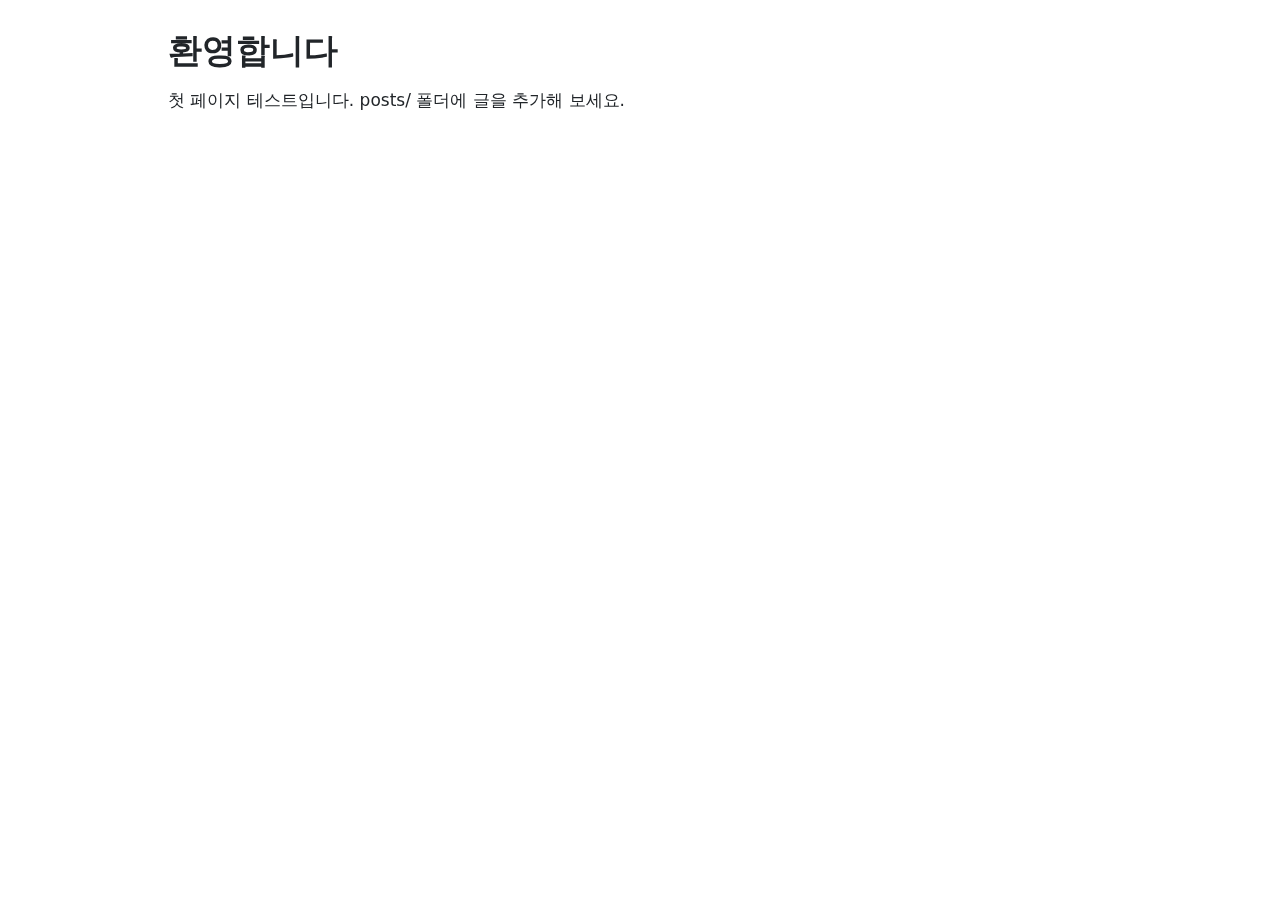
<file: index.html>
<!DOCTYPE html>
<html xmlns="http://www.w3.org/1999/xhtml" lang="en" xml:lang="en"><head>

<meta charset="utf-8">
<meta name="generator" content="quarto-1.8.25">

<meta name="viewport" content="width=device-width, initial-scale=1.0, user-scalable=yes">


<title>환영합니다 – 데이터분석 로그</title>
<style>
code{white-space: pre-wrap;}
span.smallcaps{font-variant: small-caps;}
div.columns{display: flex; gap: min(4vw, 1.5em);}
div.column{flex: auto; overflow-x: auto;}
div.hanging-indent{margin-left: 1.5em; text-indent: -1.5em;}
ul.task-list{list-style: none;}
ul.task-list li input[type="checkbox"] {
  width: 0.8em;
  margin: 0 0.8em 0.2em -1em; /* quarto-specific, see https://github.com/quarto-dev/quarto-cli/issues/4556 */ 
  vertical-align: middle;
}
</style>


<script src="site_libs/quarto-nav/quarto-nav.js"></script>
<script src="site_libs/clipboard/clipboard.min.js"></script>
<script src="site_libs/quarto-search/autocomplete.umd.js"></script>
<script src="site_libs/quarto-search/fuse.min.js"></script>
<script src="site_libs/quarto-search/quarto-search.js"></script>
<meta name="quarto:offset" content="./">
<script src="site_libs/quarto-html/quarto.js" type="module"></script>
<script src="site_libs/quarto-html/tabsets/tabsets.js" type="module"></script>
<script src="site_libs/quarto-html/axe/axe-check.js" type="module"></script>
<script src="site_libs/quarto-html/popper.min.js"></script>
<script src="site_libs/quarto-html/tippy.umd.min.js"></script>
<script src="site_libs/quarto-html/anchor.min.js"></script>
<link href="site_libs/quarto-html/tippy.css" rel="stylesheet">
<link href="site_libs/quarto-html/quarto-syntax-highlighting-7b89279ff1a6dce999919e0e67d4d9ec.css" rel="stylesheet" id="quarto-text-highlighting-styles">
<script src="site_libs/bootstrap/bootstrap.min.js"></script>
<link href="site_libs/bootstrap/bootstrap-icons.css" rel="stylesheet">
<link href="site_libs/bootstrap/bootstrap-8fd1faf6fd93e4e6d207ae0f9db51d78.min.css" rel="stylesheet" append-hash="true" id="quarto-bootstrap" data-mode="light">
<script id="quarto-search-options" type="application/json">{
  "location": "sidebar",
  "copy-button": false,
  "collapse-after": 3,
  "panel-placement": "start",
  "type": "textbox",
  "limit": 50,
  "keyboard-shortcut": [
    "f",
    "/",
    "s"
  ],
  "show-item-context": false,
  "language": {
    "search-no-results-text": "No results",
    "search-matching-documents-text": "matching documents",
    "search-copy-link-title": "Copy link to search",
    "search-hide-matches-text": "Hide additional matches",
    "search-more-match-text": "more match in this document",
    "search-more-matches-text": "more matches in this document",
    "search-clear-button-title": "Clear",
    "search-text-placeholder": "",
    "search-detached-cancel-button-title": "Cancel",
    "search-submit-button-title": "Submit",
    "search-label": "Search"
  }
}</script>


</head>

<body class="quarto-light">

<div id="quarto-search-results"></div>
<!-- content -->
<div id="quarto-content" class="quarto-container page-columns page-rows-contents page-layout-article">
<!-- sidebar -->
<!-- margin-sidebar -->
    <div id="quarto-margin-sidebar" class="sidebar margin-sidebar zindex-bottom">
        
    </div>
<!-- main -->
<main class="content" id="quarto-document-content">

<header id="title-block-header" class="quarto-title-block default">
<div class="quarto-title">
<h1 class="title">환영합니다</h1>
</div>



<div class="quarto-title-meta">

    
  
    
  </div>
  


</header>


<p>첫 페이지 테스트입니다. posts/ 폴더에 글을 추가해 보세요.</p>



</main> <!-- /main -->
<script id="quarto-html-after-body" type="application/javascript">
  window.document.addEventListener("DOMContentLoaded", function (event) {
    const icon = "";
    const anchorJS = new window.AnchorJS();
    anchorJS.options = {
      placement: 'right',
      icon: icon
    };
    anchorJS.add('.anchored');
    const isCodeAnnotation = (el) => {
      for (const clz of el.classList) {
        if (clz.startsWith('code-annotation-')) {                     
          return true;
        }
      }
      return false;
    }
    const onCopySuccess = function(e) {
      // button target
      const button = e.trigger;
      // don't keep focus
      button.blur();
      // flash "checked"
      button.classList.add('code-copy-button-checked');
      var currentTitle = button.getAttribute("title");
      button.setAttribute("title", "Copied!");
      let tooltip;
      if (window.bootstrap) {
        button.setAttribute("data-bs-toggle", "tooltip");
        button.setAttribute("data-bs-placement", "left");
        button.setAttribute("data-bs-title", "Copied!");
        tooltip = new bootstrap.Tooltip(button, 
          { trigger: "manual", 
            customClass: "code-copy-button-tooltip",
            offset: [0, -8]});
        tooltip.show();    
      }
      setTimeout(function() {
        if (tooltip) {
          tooltip.hide();
          button.removeAttribute("data-bs-title");
          button.removeAttribute("data-bs-toggle");
          button.removeAttribute("data-bs-placement");
        }
        button.setAttribute("title", currentTitle);
        button.classList.remove('code-copy-button-checked');
      }, 1000);
      // clear code selection
      e.clearSelection();
    }
    const getTextToCopy = function(trigger) {
      const outerScaffold = trigger.parentElement.cloneNode(true);
      const codeEl = outerScaffold.querySelector('code');
      for (const childEl of codeEl.children) {
        if (isCodeAnnotation(childEl)) {
          childEl.remove();
        }
      }
      return codeEl.innerText;
    }
    const clipboard = new window.ClipboardJS('.code-copy-button:not([data-in-quarto-modal])', {
      text: getTextToCopy
    });
    clipboard.on('success', onCopySuccess);
    if (window.document.getElementById('quarto-embedded-source-code-modal')) {
      const clipboardModal = new window.ClipboardJS('.code-copy-button[data-in-quarto-modal]', {
        text: getTextToCopy,
        container: window.document.getElementById('quarto-embedded-source-code-modal')
      });
      clipboardModal.on('success', onCopySuccess);
    }
      var localhostRegex = new RegExp(/^(?:http|https):\/\/localhost\:?[0-9]*\//);
      var mailtoRegex = new RegExp(/^mailto:/);
        var filterRegex = new RegExp("https:\/\/perceptive0212\.github\.io\/sh_history\/");
      var isInternal = (href) => {
          return filterRegex.test(href) || localhostRegex.test(href) || mailtoRegex.test(href);
      }
      // Inspect non-navigation links and adorn them if external
     var links = window.document.querySelectorAll('a[href]:not(.nav-link):not(.navbar-brand):not(.toc-action):not(.sidebar-link):not(.sidebar-item-toggle):not(.pagination-link):not(.no-external):not([aria-hidden]):not(.dropdown-item):not(.quarto-navigation-tool):not(.about-link)');
      for (var i=0; i<links.length; i++) {
        const link = links[i];
        if (!isInternal(link.href)) {
          // undo the damage that might have been done by quarto-nav.js in the case of
          // links that we want to consider external
          if (link.dataset.originalHref !== undefined) {
            link.href = link.dataset.originalHref;
          }
        }
      }
    function tippyHover(el, contentFn, onTriggerFn, onUntriggerFn) {
      const config = {
        allowHTML: true,
        maxWidth: 500,
        delay: 100,
        arrow: false,
        appendTo: function(el) {
            return el.parentElement;
        },
        interactive: true,
        interactiveBorder: 10,
        theme: 'quarto',
        placement: 'bottom-start',
      };
      if (contentFn) {
        config.content = contentFn;
      }
      if (onTriggerFn) {
        config.onTrigger = onTriggerFn;
      }
      if (onUntriggerFn) {
        config.onUntrigger = onUntriggerFn;
      }
      window.tippy(el, config); 
    }
    const noterefs = window.document.querySelectorAll('a[role="doc-noteref"]');
    for (var i=0; i<noterefs.length; i++) {
      const ref = noterefs[i];
      tippyHover(ref, function() {
        // use id or data attribute instead here
        let href = ref.getAttribute('data-footnote-href') || ref.getAttribute('href');
        try { href = new URL(href).hash; } catch {}
        const id = href.replace(/^#\/?/, "");
        const note = window.document.getElementById(id);
        if (note) {
          return note.innerHTML;
        } else {
          return "";
        }
      });
    }
    const xrefs = window.document.querySelectorAll('a.quarto-xref');
    const processXRef = (id, note) => {
      // Strip column container classes
      const stripColumnClz = (el) => {
        el.classList.remove("page-full", "page-columns");
        if (el.children) {
          for (const child of el.children) {
            stripColumnClz(child);
          }
        }
      }
      stripColumnClz(note)
      if (id === null || id.startsWith('sec-')) {
        // Special case sections, only their first couple elements
        const container = document.createElement("div");
        if (note.children && note.children.length > 2) {
          container.appendChild(note.children[0].cloneNode(true));
          for (let i = 1; i < note.children.length; i++) {
            const child = note.children[i];
            if (child.tagName === "P" && child.innerText === "") {
              continue;
            } else {
              container.appendChild(child.cloneNode(true));
              break;
            }
          }
          if (window.Quarto?.typesetMath) {
            window.Quarto.typesetMath(container);
          }
          return container.innerHTML
        } else {
          if (window.Quarto?.typesetMath) {
            window.Quarto.typesetMath(note);
          }
          return note.innerHTML;
        }
      } else {
        // Remove any anchor links if they are present
        const anchorLink = note.querySelector('a.anchorjs-link');
        if (anchorLink) {
          anchorLink.remove();
        }
        if (window.Quarto?.typesetMath) {
          window.Quarto.typesetMath(note);
        }
        if (note.classList.contains("callout")) {
          return note.outerHTML;
        } else {
          return note.innerHTML;
        }
      }
    }
    for (var i=0; i<xrefs.length; i++) {
      const xref = xrefs[i];
      tippyHover(xref, undefined, function(instance) {
        instance.disable();
        let url = xref.getAttribute('href');
        let hash = undefined; 
        if (url.startsWith('#')) {
          hash = url;
        } else {
          try { hash = new URL(url).hash; } catch {}
        }
        if (hash) {
          const id = hash.replace(/^#\/?/, "");
          const note = window.document.getElementById(id);
          if (note !== null) {
            try {
              const html = processXRef(id, note.cloneNode(true));
              instance.setContent(html);
            } finally {
              instance.enable();
              instance.show();
            }
          } else {
            // See if we can fetch this
            fetch(url.split('#')[0])
            .then(res => res.text())
            .then(html => {
              const parser = new DOMParser();
              const htmlDoc = parser.parseFromString(html, "text/html");
              const note = htmlDoc.getElementById(id);
              if (note !== null) {
                const html = processXRef(id, note);
                instance.setContent(html);
              } 
            }).finally(() => {
              instance.enable();
              instance.show();
            });
          }
        } else {
          // See if we can fetch a full url (with no hash to target)
          // This is a special case and we should probably do some content thinning / targeting
          fetch(url)
          .then(res => res.text())
          .then(html => {
            const parser = new DOMParser();
            const htmlDoc = parser.parseFromString(html, "text/html");
            const note = htmlDoc.querySelector('main.content');
            if (note !== null) {
              // This should only happen for chapter cross references
              // (since there is no id in the URL)
              // remove the first header
              if (note.children.length > 0 && note.children[0].tagName === "HEADER") {
                note.children[0].remove();
              }
              const html = processXRef(null, note);
              instance.setContent(html);
            } 
          }).finally(() => {
            instance.enable();
            instance.show();
          });
        }
      }, function(instance) {
      });
    }
        let selectedAnnoteEl;
        const selectorForAnnotation = ( cell, annotation) => {
          let cellAttr = 'data-code-cell="' + cell + '"';
          let lineAttr = 'data-code-annotation="' +  annotation + '"';
          const selector = 'span[' + cellAttr + '][' + lineAttr + ']';
          return selector;
        }
        const selectCodeLines = (annoteEl) => {
          const doc = window.document;
          const targetCell = annoteEl.getAttribute("data-target-cell");
          const targetAnnotation = annoteEl.getAttribute("data-target-annotation");
          const annoteSpan = window.document.querySelector(selectorForAnnotation(targetCell, targetAnnotation));
          const lines = annoteSpan.getAttribute("data-code-lines").split(",");
          const lineIds = lines.map((line) => {
            return targetCell + "-" + line;
          })
          let top = null;
          let height = null;
          let parent = null;
          if (lineIds.length > 0) {
              //compute the position of the single el (top and bottom and make a div)
              const el = window.document.getElementById(lineIds[0]);
              top = el.offsetTop;
              height = el.offsetHeight;
              parent = el.parentElement.parentElement;
            if (lineIds.length > 1) {
              const lastEl = window.document.getElementById(lineIds[lineIds.length - 1]);
              const bottom = lastEl.offsetTop + lastEl.offsetHeight;
              height = bottom - top;
            }
            if (top !== null && height !== null && parent !== null) {
              // cook up a div (if necessary) and position it 
              let div = window.document.getElementById("code-annotation-line-highlight");
              if (div === null) {
                div = window.document.createElement("div");
                div.setAttribute("id", "code-annotation-line-highlight");
                div.style.position = 'absolute';
                parent.appendChild(div);
              }
              div.style.top = top - 2 + "px";
              div.style.height = height + 4 + "px";
              div.style.left = 0;
              let gutterDiv = window.document.getElementById("code-annotation-line-highlight-gutter");
              if (gutterDiv === null) {
                gutterDiv = window.document.createElement("div");
                gutterDiv.setAttribute("id", "code-annotation-line-highlight-gutter");
                gutterDiv.style.position = 'absolute';
                const codeCell = window.document.getElementById(targetCell);
                const gutter = codeCell.querySelector('.code-annotation-gutter');
                gutter.appendChild(gutterDiv);
              }
              gutterDiv.style.top = top - 2 + "px";
              gutterDiv.style.height = height + 4 + "px";
            }
            selectedAnnoteEl = annoteEl;
          }
        };
        const unselectCodeLines = () => {
          const elementsIds = ["code-annotation-line-highlight", "code-annotation-line-highlight-gutter"];
          elementsIds.forEach((elId) => {
            const div = window.document.getElementById(elId);
            if (div) {
              div.remove();
            }
          });
          selectedAnnoteEl = undefined;
        };
          // Handle positioning of the toggle
      window.addEventListener(
        "resize",
        throttle(() => {
          elRect = undefined;
          if (selectedAnnoteEl) {
            selectCodeLines(selectedAnnoteEl);
          }
        }, 10)
      );
      function throttle(fn, ms) {
      let throttle = false;
      let timer;
        return (...args) => {
          if(!throttle) { // first call gets through
              fn.apply(this, args);
              throttle = true;
          } else { // all the others get throttled
              if(timer) clearTimeout(timer); // cancel #2
              timer = setTimeout(() => {
                fn.apply(this, args);
                timer = throttle = false;
              }, ms);
          }
        };
      }
        // Attach click handler to the DT
        const annoteDls = window.document.querySelectorAll('dt[data-target-cell]');
        for (const annoteDlNode of annoteDls) {
          annoteDlNode.addEventListener('click', (event) => {
            const clickedEl = event.target;
            if (clickedEl !== selectedAnnoteEl) {
              unselectCodeLines();
              const activeEl = window.document.querySelector('dt[data-target-cell].code-annotation-active');
              if (activeEl) {
                activeEl.classList.remove('code-annotation-active');
              }
              selectCodeLines(clickedEl);
              clickedEl.classList.add('code-annotation-active');
            } else {
              // Unselect the line
              unselectCodeLines();
              clickedEl.classList.remove('code-annotation-active');
            }
          });
        }
    const findCites = (el) => {
      const parentEl = el.parentElement;
      if (parentEl) {
        const cites = parentEl.dataset.cites;
        if (cites) {
          return {
            el,
            cites: cites.split(' ')
          };
        } else {
          return findCites(el.parentElement)
        }
      } else {
        return undefined;
      }
    };
    var bibliorefs = window.document.querySelectorAll('a[role="doc-biblioref"]');
    for (var i=0; i<bibliorefs.length; i++) {
      const ref = bibliorefs[i];
      const citeInfo = findCites(ref);
      if (citeInfo) {
        tippyHover(citeInfo.el, function() {
          var popup = window.document.createElement('div');
          citeInfo.cites.forEach(function(cite) {
            var citeDiv = window.document.createElement('div');
            citeDiv.classList.add('hanging-indent');
            citeDiv.classList.add('csl-entry');
            var biblioDiv = window.document.getElementById('ref-' + cite);
            if (biblioDiv) {
              citeDiv.innerHTML = biblioDiv.innerHTML;
            }
            popup.appendChild(citeDiv);
          });
          return popup.innerHTML;
        });
      }
    }
  });
  </script>
</div> <!-- /content -->




</body></html>
</file>
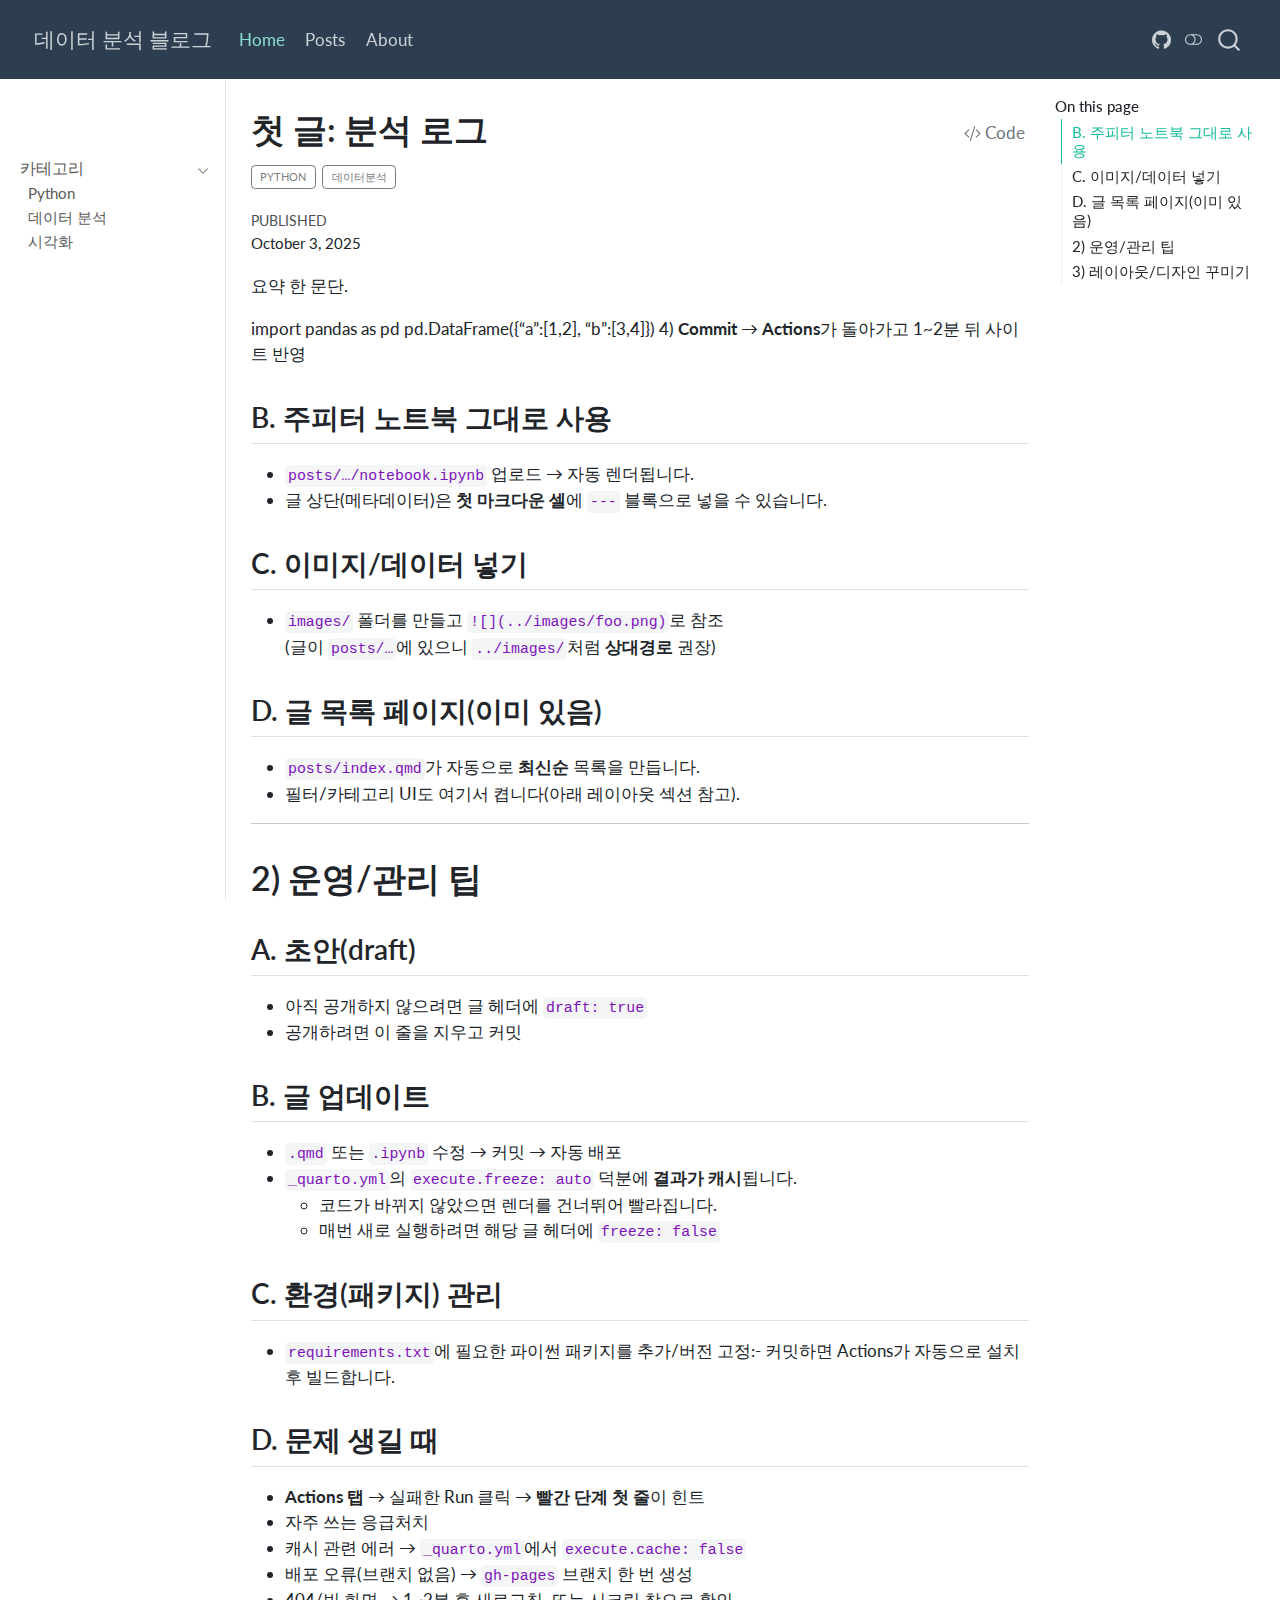
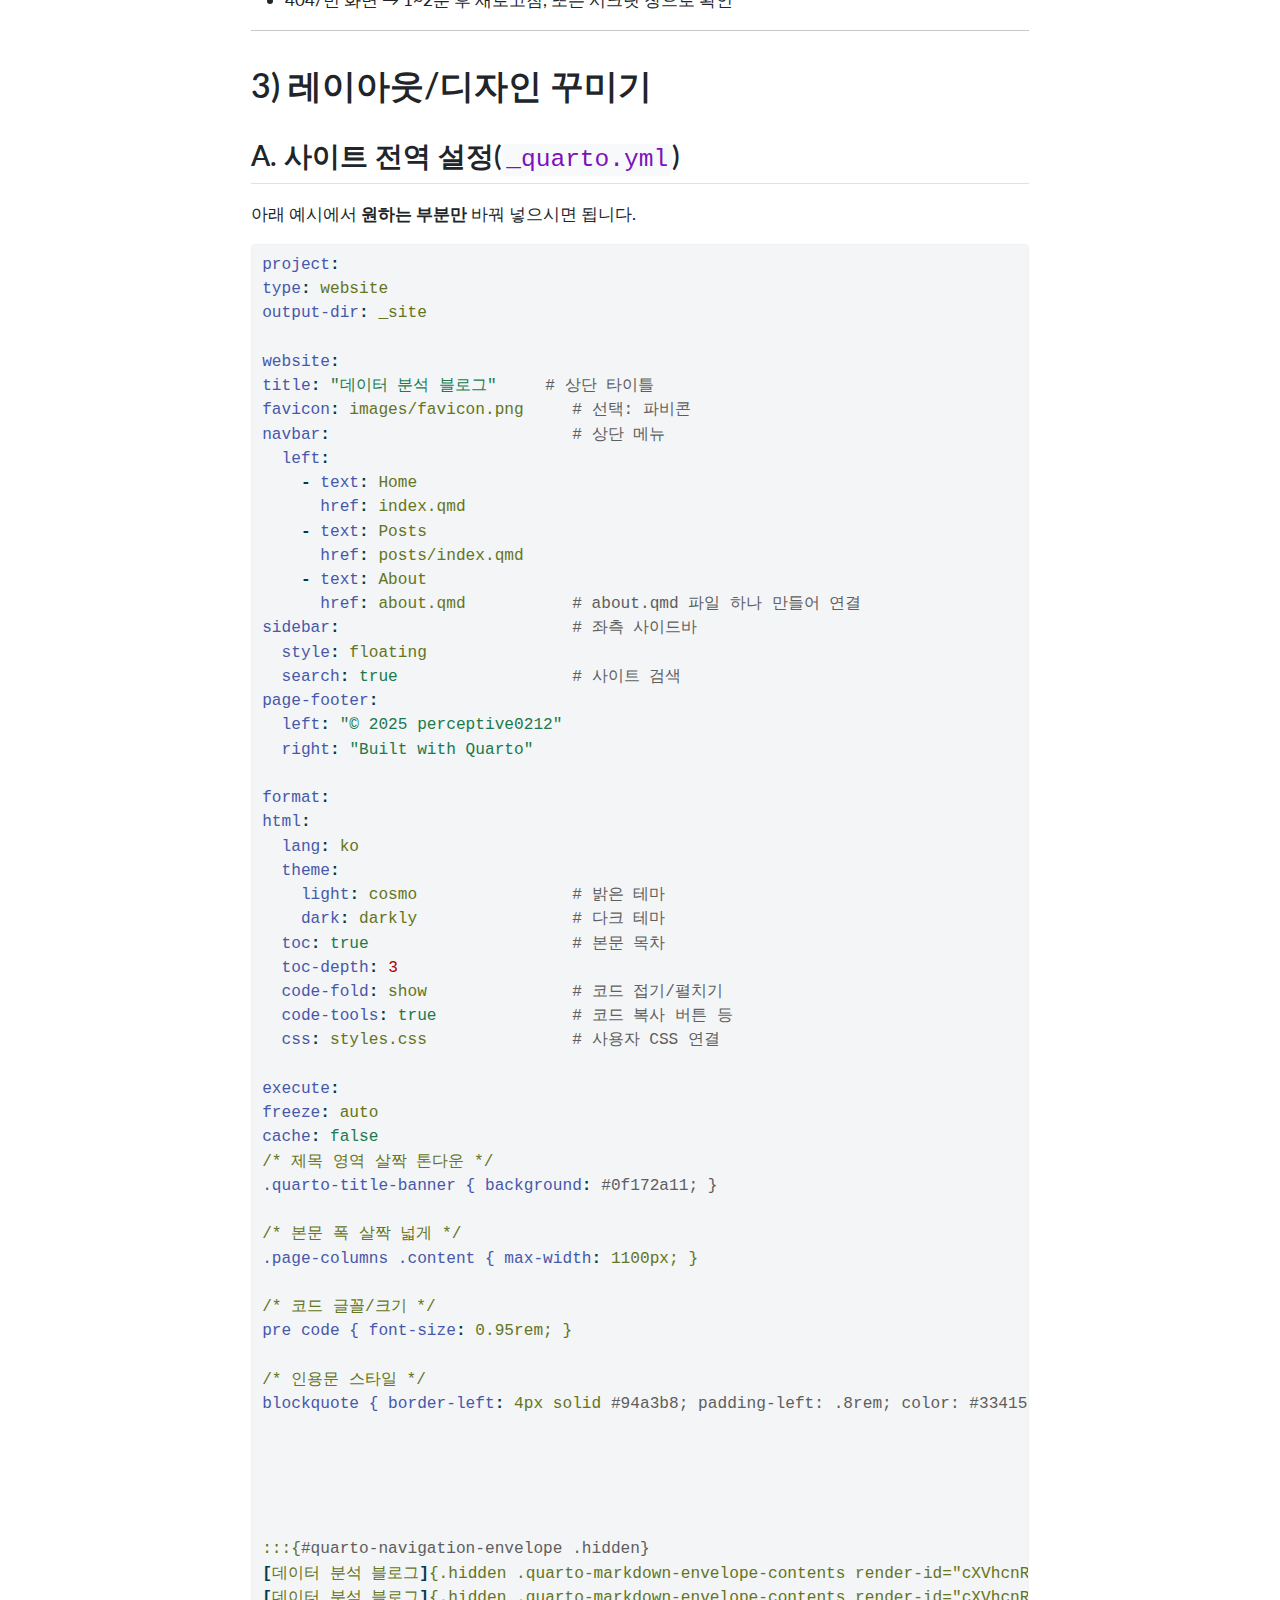
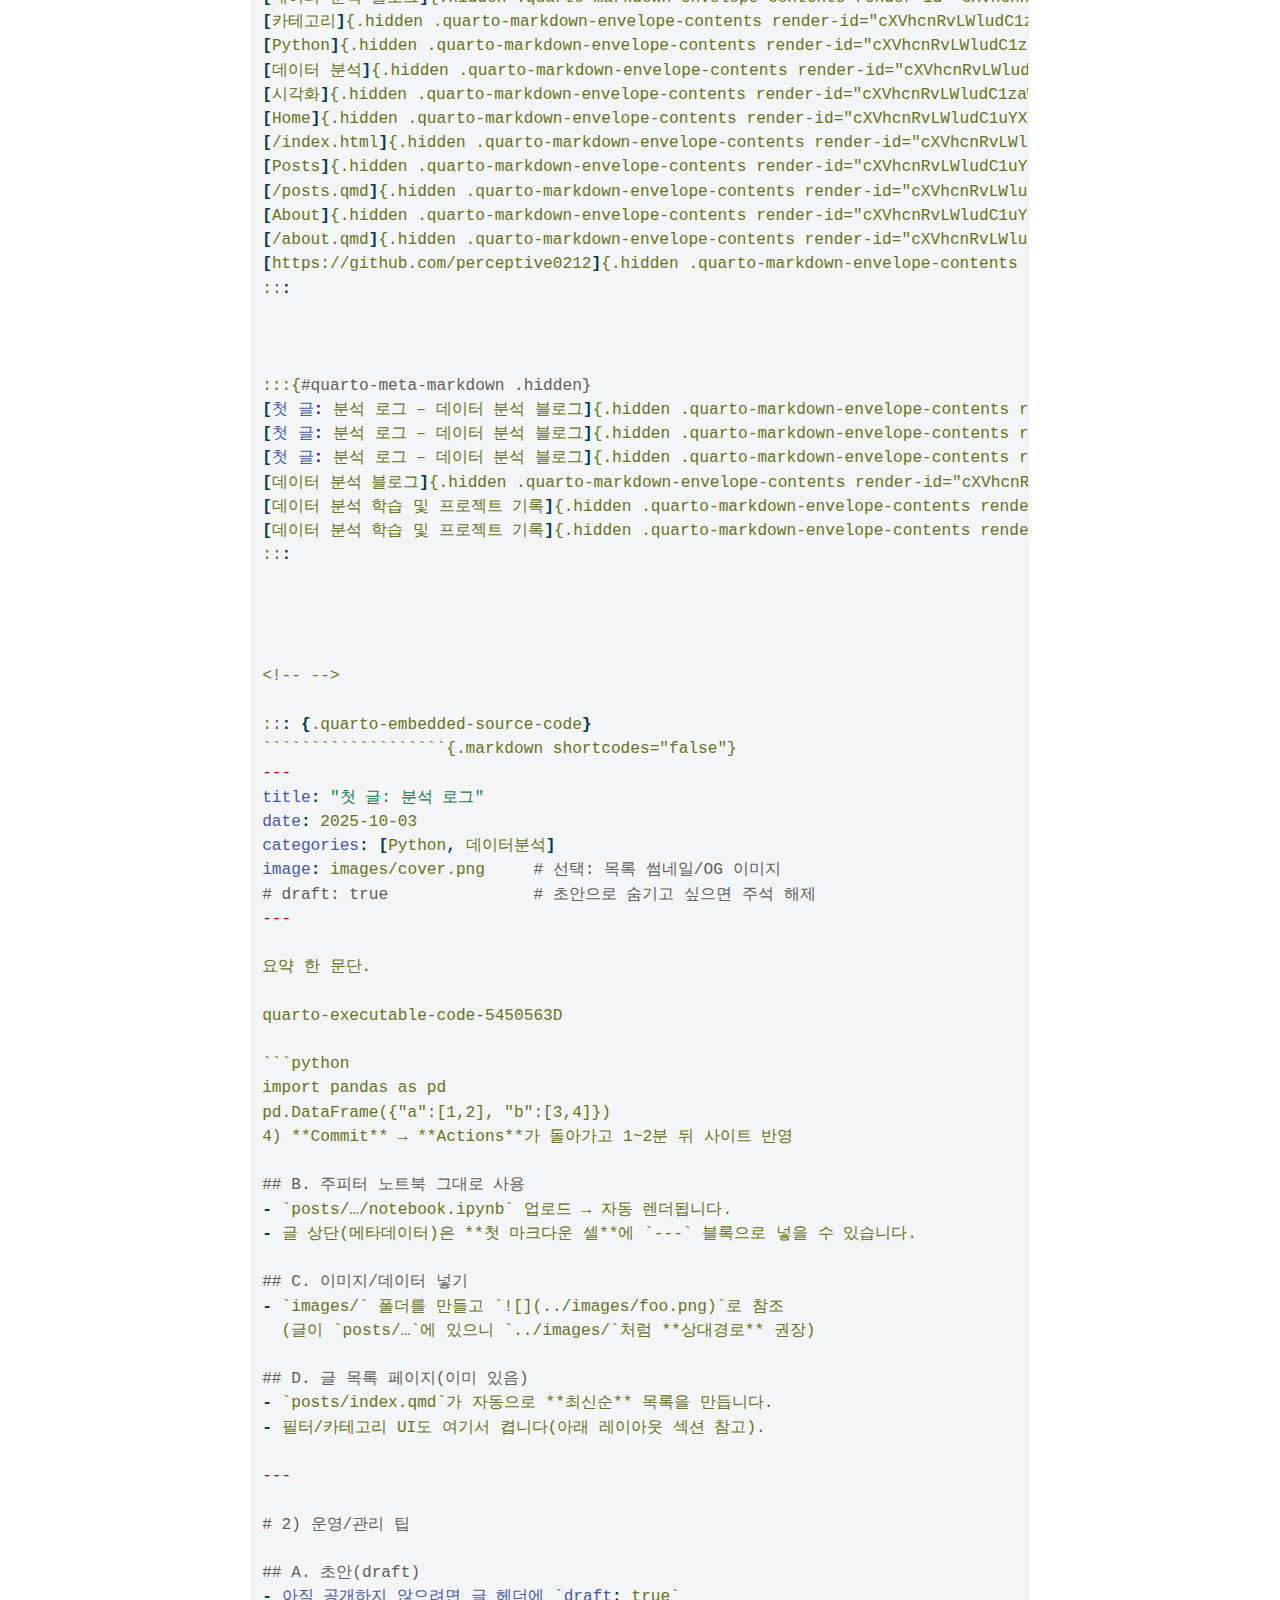
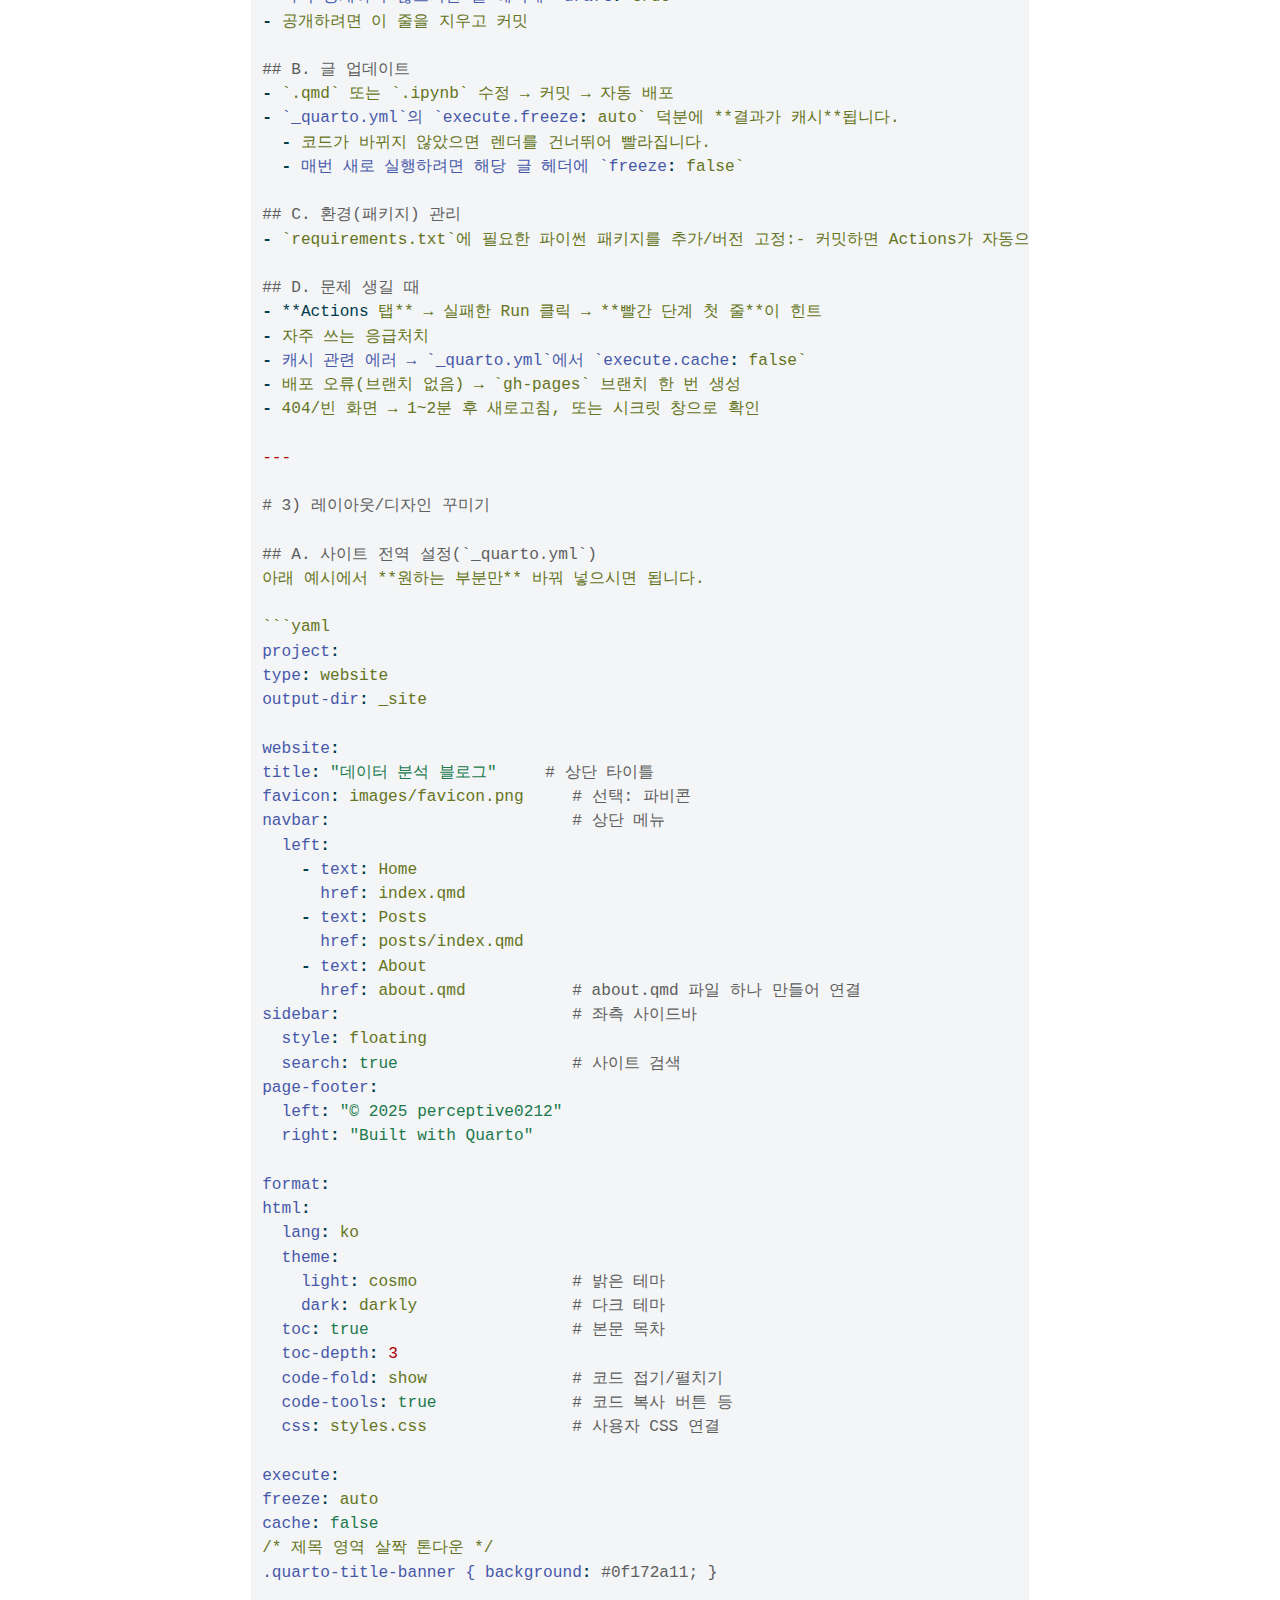
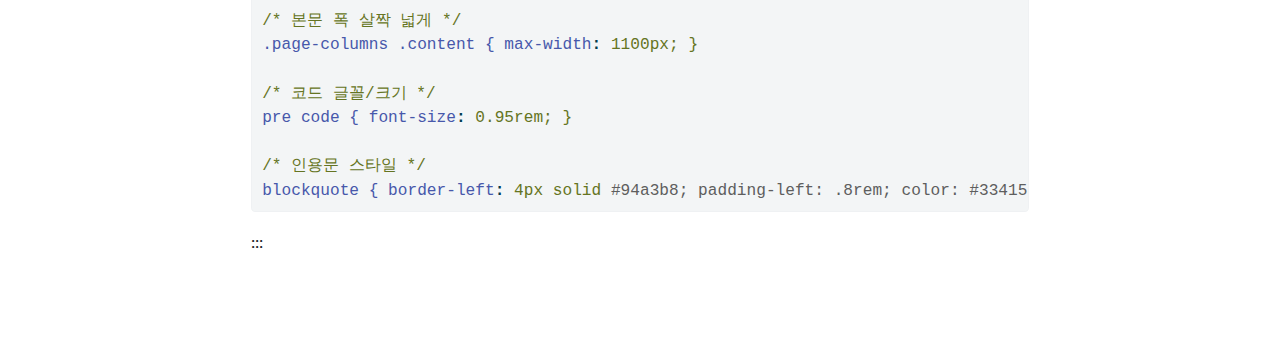
<file: posts/2025-10-03-first-post.html>
<!DOCTYPE html>
<html xmlns="http://www.w3.org/1999/xhtml" lang="en" xml:lang="en"><head>

<meta charset="utf-8">
<meta name="generator" content="quarto-1.8.25">

<meta name="viewport" content="width=device-width, initial-scale=1.0, user-scalable=yes">

<meta name="dcterms.date" content="2025-10-03">

<title>첫 글: 분석 로그 – 데이터 분석 블로그</title>
<style>
code{white-space: pre-wrap;}
span.smallcaps{font-variant: small-caps;}
div.columns{display: flex; gap: min(4vw, 1.5em);}
div.column{flex: auto; overflow-x: auto;}
div.hanging-indent{margin-left: 1.5em; text-indent: -1.5em;}
ul.task-list{list-style: none;}
ul.task-list li input[type="checkbox"] {
  width: 0.8em;
  margin: 0 0.8em 0.2em -1em; /* quarto-specific, see https://github.com/quarto-dev/quarto-cli/issues/4556 */ 
  vertical-align: middle;
}
/* CSS for syntax highlighting */
html { -webkit-text-size-adjust: 100%; }
pre > code.sourceCode { white-space: pre; position: relative; }
pre > code.sourceCode > span { display: inline-block; line-height: 1.25; }
pre > code.sourceCode > span:empty { height: 1.2em; }
.sourceCode { overflow: visible; }
code.sourceCode > span { color: inherit; text-decoration: inherit; }
div.sourceCode { margin: 1em 0; }
pre.sourceCode { margin: 0; }
@media screen {
div.sourceCode { overflow: auto; }
}
@media print {
pre > code.sourceCode { white-space: pre-wrap; }
pre > code.sourceCode > span { text-indent: -5em; padding-left: 5em; }
}
pre.numberSource code
  { counter-reset: source-line 0; }
pre.numberSource code > span
  { position: relative; left: -4em; counter-increment: source-line; }
pre.numberSource code > span > a:first-child::before
  { content: counter(source-line);
    position: relative; left: -1em; text-align: right; vertical-align: baseline;
    border: none; display: inline-block;
    -webkit-touch-callout: none; -webkit-user-select: none;
    -khtml-user-select: none; -moz-user-select: none;
    -ms-user-select: none; user-select: none;
    padding: 0 4px; width: 4em;
  }
pre.numberSource { margin-left: 3em;  padding-left: 4px; }
div.sourceCode
  {   }
@media screen {
pre > code.sourceCode > span > a:first-child::before { text-decoration: underline; }
}
</style>


<script src="../site_libs/quarto-nav/quarto-nav.js"></script>
<script src="../site_libs/quarto-nav/headroom.min.js"></script>
<script src="../site_libs/clipboard/clipboard.min.js"></script>
<script src="../site_libs/quarto-search/autocomplete.umd.js"></script>
<script src="../site_libs/quarto-search/fuse.min.js"></script>
<script src="../site_libs/quarto-search/quarto-search.js"></script>
<meta name="quarto:offset" content="../">
<script src="../site_libs/quarto-html/quarto.js" type="module"></script>
<script src="../site_libs/quarto-html/tabsets/tabsets.js" type="module"></script>
<script src="../site_libs/quarto-html/axe/axe-check.js" type="module"></script>
<script src="../site_libs/quarto-html/popper.min.js"></script>
<script src="../site_libs/quarto-html/tippy.umd.min.js"></script>
<script src="../site_libs/quarto-html/anchor.min.js"></script>
<link href="../site_libs/quarto-html/tippy.css" rel="stylesheet">
<link href="../site_libs/quarto-html/quarto-syntax-highlighting-7b89279ff1a6dce999919e0e67d4d9ec.css" rel="stylesheet" class="quarto-color-scheme" id="quarto-text-highlighting-styles">
<link href="../site_libs/quarto-html/quarto-syntax-highlighting-dark-707d8167ce6003fca903bfe2be84ab7f.css" rel="stylesheet" class="quarto-color-scheme quarto-color-alternate" id="quarto-text-highlighting-styles">
<link href="../site_libs/quarto-html/quarto-syntax-highlighting-7b89279ff1a6dce999919e0e67d4d9ec.css" rel="stylesheet" class="quarto-color-scheme-extra" id="quarto-text-highlighting-styles">
<script src="../site_libs/bootstrap/bootstrap.min.js"></script>
<link href="../site_libs/bootstrap/bootstrap-icons.css" rel="stylesheet">
<link href="../site_libs/bootstrap/bootstrap-504c28765da3c5fe8be1145bd84b607a.min.css" rel="stylesheet" append-hash="true" class="quarto-color-scheme" id="quarto-bootstrap" data-mode="light">
<link href="../site_libs/bootstrap/bootstrap-dark-c984b6bbaec8b13f797d8859fb459451.min.css" rel="stylesheet" append-hash="true" class="quarto-color-scheme quarto-color-alternate" id="quarto-bootstrap" data-mode="dark">
<link href="../site_libs/bootstrap/bootstrap-504c28765da3c5fe8be1145bd84b607a.min.css" rel="stylesheet" append-hash="true" class="quarto-color-scheme-extra" id="quarto-bootstrap" data-mode="light">
<script id="quarto-search-options" type="application/json">{
  "location": "navbar",
  "copy-button": false,
  "collapse-after": 3,
  "panel-placement": "end",
  "type": "overlay",
  "limit": 50,
  "keyboard-shortcut": [
    "f",
    "/",
    "s"
  ],
  "show-item-context": false,
  "language": {
    "search-no-results-text": "No results",
    "search-matching-documents-text": "matching documents",
    "search-copy-link-title": "Copy link to search",
    "search-hide-matches-text": "Hide additional matches",
    "search-more-match-text": "more match in this document",
    "search-more-matches-text": "more matches in this document",
    "search-clear-button-title": "Clear",
    "search-text-placeholder": "",
    "search-detached-cancel-button-title": "Cancel",
    "search-submit-button-title": "Submit",
    "search-label": "Search"
  }
}</script>


<link rel="stylesheet" href="../styles.css">
</head>

<body class="nav-sidebar docked nav-fixed quarto-light"><script id="quarto-html-before-body" type="application/javascript">
    const toggleBodyColorMode = (bsSheetEl) => {
      const mode = bsSheetEl.getAttribute("data-mode");
      const bodyEl = window.document.querySelector("body");
      if (mode === "dark") {
        bodyEl.classList.add("quarto-dark");
        bodyEl.classList.remove("quarto-light");
      } else {
        bodyEl.classList.add("quarto-light");
        bodyEl.classList.remove("quarto-dark");
      }
    }
    const toggleBodyColorPrimary = () => {
      const bsSheetEl = window.document.querySelector("link#quarto-bootstrap:not([rel=disabled-stylesheet])");
      if (bsSheetEl) {
        toggleBodyColorMode(bsSheetEl);
      }
    }
    const setColorSchemeToggle = (alternate) => {
      const toggles = window.document.querySelectorAll('.quarto-color-scheme-toggle');
      for (let i=0; i < toggles.length; i++) {
        const toggle = toggles[i];
        if (toggle) {
          if (alternate) {
            toggle.classList.add("alternate");
          } else {
            toggle.classList.remove("alternate");
          }
        }
      }
    };
    const toggleColorMode = (alternate) => {
      // Switch the stylesheets
      const primaryStylesheets = window.document.querySelectorAll('link.quarto-color-scheme:not(.quarto-color-alternate)');
      const alternateStylesheets = window.document.querySelectorAll('link.quarto-color-scheme.quarto-color-alternate');
      manageTransitions('#quarto-margin-sidebar .nav-link', false);
      if (alternate) {
        // note: dark is layered on light, we don't disable primary!
        enableStylesheet(alternateStylesheets);
        for (const sheetNode of alternateStylesheets) {
          if (sheetNode.id === "quarto-bootstrap") {
            toggleBodyColorMode(sheetNode);
          }
        }
      } else {
        disableStylesheet(alternateStylesheets);
        enableStylesheet(primaryStylesheets)
        toggleBodyColorPrimary();
      }
      manageTransitions('#quarto-margin-sidebar .nav-link', true);
      // Switch the toggles
      setColorSchemeToggle(alternate)
      // Hack to workaround the fact that safari doesn't
      // properly recolor the scrollbar when toggling (#1455)
      if (navigator.userAgent.indexOf('Safari') > 0 && navigator.userAgent.indexOf('Chrome') == -1) {
        manageTransitions("body", false);
        window.scrollTo(0, 1);
        setTimeout(() => {
          window.scrollTo(0, 0);
          manageTransitions("body", true);
        }, 40);
      }
    }
    const disableStylesheet = (stylesheets) => {
      for (let i=0; i < stylesheets.length; i++) {
        const stylesheet = stylesheets[i];
        stylesheet.rel = 'disabled-stylesheet';
      }
    }
    const enableStylesheet = (stylesheets) => {
      for (let i=0; i < stylesheets.length; i++) {
        const stylesheet = stylesheets[i];
        if(stylesheet.rel !== 'stylesheet') { // for Chrome, which will still FOUC without this check
          stylesheet.rel = 'stylesheet';
        }
      }
    }
    const manageTransitions = (selector, allowTransitions) => {
      const els = window.document.querySelectorAll(selector);
      for (let i=0; i < els.length; i++) {
        const el = els[i];
        if (allowTransitions) {
          el.classList.remove('notransition');
        } else {
          el.classList.add('notransition');
        }
      }
    }
    const isFileUrl = () => {
      return window.location.protocol === 'file:';
    }
    const hasAlternateSentinel = () => {
      let styleSentinel = getColorSchemeSentinel();
      if (styleSentinel !== null) {
        return styleSentinel === "alternate";
      } else {
        return false;
      }
    }
    const setStyleSentinel = (alternate) => {
      const value = alternate ? "alternate" : "default";
      if (!isFileUrl()) {
        window.localStorage.setItem("quarto-color-scheme", value);
      } else {
        localAlternateSentinel = value;
      }
    }
    const getColorSchemeSentinel = () => {
      if (!isFileUrl()) {
        const storageValue = window.localStorage.getItem("quarto-color-scheme");
        return storageValue != null ? storageValue : localAlternateSentinel;
      } else {
        return localAlternateSentinel;
      }
    }
    const toggleGiscusIfUsed = (isAlternate, darkModeDefault) => {
      const baseTheme = document.querySelector('#giscus-base-theme')?.value ?? 'light';
      const alternateTheme = document.querySelector('#giscus-alt-theme')?.value ?? 'dark';
      let newTheme = '';
      if(authorPrefersDark) {
        newTheme = isAlternate ? baseTheme : alternateTheme;
      } else {
        newTheme = isAlternate ? alternateTheme : baseTheme;
      }
      const changeGiscusTheme = () => {
        // From: https://github.com/giscus/giscus/issues/336
        const sendMessage = (message) => {
          const iframe = document.querySelector('iframe.giscus-frame');
          if (!iframe) return;
          iframe.contentWindow.postMessage({ giscus: message }, 'https://giscus.app');
        }
        sendMessage({
          setConfig: {
            theme: newTheme
          }
        });
      }
      const isGiscussLoaded = window.document.querySelector('iframe.giscus-frame') !== null;
      if (isGiscussLoaded) {
        changeGiscusTheme();
      }
    };
    const authorPrefersDark = false;
    const darkModeDefault = authorPrefersDark;
      document.querySelector('link#quarto-text-highlighting-styles.quarto-color-scheme-extra').rel = 'disabled-stylesheet';
      document.querySelector('link#quarto-bootstrap.quarto-color-scheme-extra').rel = 'disabled-stylesheet';
    let localAlternateSentinel = darkModeDefault ? 'alternate' : 'default';
    // Dark / light mode switch
    window.quartoToggleColorScheme = () => {
      // Read the current dark / light value
      let toAlternate = !hasAlternateSentinel();
      toggleColorMode(toAlternate);
      setStyleSentinel(toAlternate);
      toggleGiscusIfUsed(toAlternate, darkModeDefault);
      window.dispatchEvent(new Event('resize'));
    };
    // Switch to dark mode if need be
    if (hasAlternateSentinel()) {
      toggleColorMode(true);
    } else {
      toggleColorMode(false);
    }
  </script>

<div id="quarto-search-results"></div>
  <header id="quarto-header" class="headroom fixed-top">
    <nav class="navbar navbar-expand-lg " data-bs-theme="dark">
      <div class="navbar-container container-fluid">
      <div class="navbar-brand-container mx-auto">
    <a href="../index.html" class="navbar-brand navbar-brand-logo">
    </a>
    <a class="navbar-brand" href="../index.html">
    <span class="navbar-title">데이터 분석 블로그</span>
    </a>
  </div>
            <div id="quarto-search" class="" title="Search"></div>
          <button class="navbar-toggler" type="button" data-bs-toggle="collapse" data-bs-target="#navbarCollapse" aria-controls="navbarCollapse" role="menu" aria-expanded="false" aria-label="Toggle navigation" onclick="if (window.quartoToggleHeadroom) { window.quartoToggleHeadroom(); }">
  <span class="navbar-toggler-icon"></span>
</button>
          <div class="collapse navbar-collapse" id="navbarCollapse">
            <ul class="navbar-nav navbar-nav-scroll me-auto">
  <li class="nav-item">
    <a class="nav-link active" href="../index.html" aria-current="page"> 
<span class="menu-text">Home</span></a>
  </li>  
  <li class="nav-item">
    <a class="nav-link" href="../posts.qmd"> 
<span class="menu-text">Posts</span></a>
  </li>  
  <li class="nav-item">
    <a class="nav-link" href="../about.qmd"> 
<span class="menu-text">About</span></a>
  </li>  
</ul>
            <ul class="navbar-nav navbar-nav-scroll ms-auto">
  <li class="nav-item compact">
    <a class="nav-link" href="https://github.com/perceptive0212"> <i class="bi bi-github" role="img">
</i> 
<span class="menu-text"></span></a>
  </li>  
</ul>
          </div> <!-- /navcollapse -->
            <div class="quarto-navbar-tools">
  <a href="" class="quarto-color-scheme-toggle quarto-navigation-tool  px-1" onclick="window.quartoToggleColorScheme(); return false;" title="Toggle dark mode"><i class="bi"></i></a>
</div>
      </div> <!-- /container-fluid -->
    </nav>
  <nav class="quarto-secondary-nav">
    <div class="container-fluid d-flex">
      <button type="button" class="quarto-btn-toggle btn" data-bs-toggle="collapse" role="button" data-bs-target=".quarto-sidebar-collapse-item" aria-controls="quarto-sidebar" aria-expanded="false" aria-label="Toggle sidebar navigation" onclick="if (window.quartoToggleHeadroom) { window.quartoToggleHeadroom(); }">
        <i class="bi bi-layout-text-sidebar-reverse"></i>
      </button>
        <nav class="quarto-page-breadcrumbs" aria-label="breadcrumb"><ol class="breadcrumb"><li class="breadcrumb-item">첫 글: 분석 로그</li></ol></nav>
        <a class="flex-grow-1" role="navigation" data-bs-toggle="collapse" data-bs-target=".quarto-sidebar-collapse-item" aria-controls="quarto-sidebar" aria-expanded="false" aria-label="Toggle sidebar navigation" onclick="if (window.quartoToggleHeadroom) { window.quartoToggleHeadroom(); }">      
        </a>
      <button type="button" class="btn quarto-search-button" aria-label="Search" onclick="window.quartoOpenSearch();">
        <i class="bi bi-search"></i>
      </button>
    </div>
  </nav>
</header>
<!-- content -->
<div id="quarto-content" class="quarto-container page-columns page-rows-contents page-layout-article page-navbar">
<!-- sidebar -->
  <nav id="quarto-sidebar" class="sidebar collapse collapse-horizontal quarto-sidebar-collapse-item sidebar-navigation docked overflow-auto">
    <div class="pt-lg-2 mt-2 text-left sidebar-header">
      <a href="../index.html" class="sidebar-logo-link">
      </a>
      </div>
        <div class="mt-2 flex-shrink-0 align-items-center">
        <div class="sidebar-search">
        <div id="quarto-search" class="" title="Search"></div>
        </div>
        </div>
    <div class="sidebar-menu-container"> 
    <ul class="list-unstyled mt-1">
        <li class="sidebar-item sidebar-item-section">
      <div class="sidebar-item-container"> 
            <a class="sidebar-item-text sidebar-link text-start" data-bs-toggle="collapse" data-bs-target="#quarto-sidebar-section-1" role="navigation" aria-expanded="true">
 <span class="menu-text">카테고리</span></a>
          <a class="sidebar-item-toggle text-start" data-bs-toggle="collapse" data-bs-target="#quarto-sidebar-section-1" role="navigation" aria-expanded="true" aria-label="Toggle section">
            <i class="bi bi-chevron-right ms-2"></i>
          </a> 
      </div>
      <ul id="quarto-sidebar-section-1" class="collapse list-unstyled sidebar-section depth1 show">  
          <li class="sidebar-item">
  <div class="sidebar-item-container"> 
  <a href="../posts/python/" class="sidebar-item-text sidebar-link">
 <span class="menu-text">Python</span></a>
  </div>
</li>
          <li class="sidebar-item">
  <div class="sidebar-item-container"> 
  <a href="../posts/analysis/" class="sidebar-item-text sidebar-link">
 <span class="menu-text">데이터 분석</span></a>
  </div>
</li>
          <li class="sidebar-item">
  <div class="sidebar-item-container"> 
  <a href="../posts/visualization/" class="sidebar-item-text sidebar-link">
 <span class="menu-text">시각화</span></a>
  </div>
</li>
      </ul>
  </li>
    </ul>
    </div>
</nav>
<div id="quarto-sidebar-glass" class="quarto-sidebar-collapse-item" data-bs-toggle="collapse" data-bs-target=".quarto-sidebar-collapse-item"></div>
<!-- margin-sidebar -->
    <div id="quarto-margin-sidebar" class="sidebar margin-sidebar">
        <nav id="TOC" role="doc-toc" class="toc-active">
    <h2 id="toc-title">On this page</h2>
   
  <ul>
  <li><a href="#b.-주피터-노트북-그대로-사용" id="toc-b.-주피터-노트북-그대로-사용" class="nav-link active" data-scroll-target="#b.-주피터-노트북-그대로-사용">B. 주피터 노트북 그대로 사용</a></li>
  <li><a href="#c.-이미지데이터-넣기" id="toc-c.-이미지데이터-넣기" class="nav-link" data-scroll-target="#c.-이미지데이터-넣기">C. 이미지/데이터 넣기</a></li>
  <li><a href="#d.-글-목록-페이지이미-있음" id="toc-d.-글-목록-페이지이미-있음" class="nav-link" data-scroll-target="#d.-글-목록-페이지이미-있음">D. 글 목록 페이지(이미 있음)</a></li>
  <li><a href="#운영관리-팁" id="toc-운영관리-팁" class="nav-link" data-scroll-target="#운영관리-팁">2) 운영/관리 팁</a>
  <ul class="collapse">
  <li><a href="#a.-초안draft" id="toc-a.-초안draft" class="nav-link" data-scroll-target="#a.-초안draft">A. 초안(draft)</a></li>
  <li><a href="#b.-글-업데이트" id="toc-b.-글-업데이트" class="nav-link" data-scroll-target="#b.-글-업데이트">B. 글 업데이트</a></li>
  <li><a href="#c.-환경패키지-관리" id="toc-c.-환경패키지-관리" class="nav-link" data-scroll-target="#c.-환경패키지-관리">C. 환경(패키지) 관리</a></li>
  <li><a href="#d.-문제-생길-때" id="toc-d.-문제-생길-때" class="nav-link" data-scroll-target="#d.-문제-생길-때">D. 문제 생길 때</a></li>
  </ul></li>
  <li><a href="#레이아웃디자인-꾸미기" id="toc-레이아웃디자인-꾸미기" class="nav-link" data-scroll-target="#레이아웃디자인-꾸미기">3) 레이아웃/디자인 꾸미기</a>
  <ul class="collapse">
  <li><a href="#a.-사이트-전역-설정_quarto.yml" id="toc-a.-사이트-전역-설정_quarto.yml" class="nav-link" data-scroll-target="#a.-사이트-전역-설정_quarto.yml">A. 사이트 전역 설정(<code>_quarto.yml</code>)</a></li>
  </ul></li>
  </ul>
</nav>
    </div>
<!-- main -->
<main class="content" id="quarto-document-content">


<header id="title-block-header" class="quarto-title-block default">
<div class="quarto-title">
<div class="quarto-title-block"><div><h1 class="title">첫 글: 분석 로그</h1><button type="button" class="btn code-tools-button" id="quarto-code-tools-source"><i class="bi"></i> Code</button></div></div>
  <div class="quarto-categories">
    <div class="quarto-category">Python</div>
    <div class="quarto-category">데이터분석</div>
  </div>
  </div>



<div class="quarto-title-meta">

    
    <div>
    <div class="quarto-title-meta-heading">Published</div>
    <div class="quarto-title-meta-contents">
      <p class="date">October 3, 2025</p>
    </div>
  </div>
  
    
  </div>
  


</header>


<p>요약 한 문단.</p>
<p>import pandas as pd pd.DataFrame({“a”:[1,2], “b”:[3,4]}) 4) <strong>Commit</strong> → <strong>Actions</strong>가 돌아가고 1~2분 뒤 사이트 반영</p>
<section id="b.-주피터-노트북-그대로-사용" class="level2">
<h2 class="anchored" data-anchor-id="b.-주피터-노트북-그대로-사용">B. 주피터 노트북 그대로 사용</h2>
<ul>
<li><code>posts/…/notebook.ipynb</code> 업로드 → 자동 렌더됩니다.<br>
</li>
<li>글 상단(메타데이터)은 <strong>첫 마크다운 셀</strong>에 <code>---</code> 블록으로 넣을 수 있습니다.</li>
</ul>
</section>
<section id="c.-이미지데이터-넣기" class="level2">
<h2 class="anchored" data-anchor-id="c.-이미지데이터-넣기">C. 이미지/데이터 넣기</h2>
<ul>
<li><code>images/</code> 폴더를 만들고 <code>![](../images/foo.png)</code>로 참조<br>
(글이 <code>posts/…</code>에 있으니 <code>../images/</code>처럼 <strong>상대경로</strong> 권장)</li>
</ul>
</section>
<section id="d.-글-목록-페이지이미-있음" class="level2">
<h2 class="anchored" data-anchor-id="d.-글-목록-페이지이미-있음">D. 글 목록 페이지(이미 있음)</h2>
<ul>
<li><code>posts/index.qmd</code>가 자동으로 <strong>최신순</strong> 목록을 만듭니다.<br>
</li>
<li>필터/카테고리 UI도 여기서 켭니다(아래 레이아웃 섹션 참고).</li>
</ul>
<hr>
</section>
<section id="운영관리-팁" class="level1">
<h1>2) 운영/관리 팁</h1>
<section id="a.-초안draft" class="level2">
<h2 class="anchored" data-anchor-id="a.-초안draft">A. 초안(draft)</h2>
<ul>
<li>아직 공개하지 않으려면 글 헤더에 <code>draft: true</code><br>
</li>
<li>공개하려면 이 줄을 지우고 커밋</li>
</ul>
</section>
<section id="b.-글-업데이트" class="level2">
<h2 class="anchored" data-anchor-id="b.-글-업데이트">B. 글 업데이트</h2>
<ul>
<li><code>.qmd</code> 또는 <code>.ipynb</code> 수정 → 커밋 → 자동 배포<br>
</li>
<li><code>_quarto.yml</code>의 <code>execute.freeze: auto</code> 덕분에 <strong>결과가 캐시</strong>됩니다.
<ul>
<li>코드가 바뀌지 않았으면 렌더를 건너뛰어 빨라집니다.</li>
<li>매번 새로 실행하려면 해당 글 헤더에 <code>freeze: false</code></li>
</ul></li>
</ul>
</section>
<section id="c.-환경패키지-관리" class="level2">
<h2 class="anchored" data-anchor-id="c.-환경패키지-관리">C. 환경(패키지) 관리</h2>
<ul>
<li><code>requirements.txt</code>에 필요한 파이썬 패키지를 추가/버전 고정:- 커밋하면 Actions가 자동으로 설치 후 빌드합니다.</li>
</ul>
</section>
<section id="d.-문제-생길-때" class="level2">
<h2 class="anchored" data-anchor-id="d.-문제-생길-때">D. 문제 생길 때</h2>
<ul>
<li><strong>Actions 탭</strong> → 실패한 Run 클릭 → <strong>빨간 단계 첫 줄</strong>이 힌트<br>
</li>
<li>자주 쓰는 응급처치</li>
<li>캐시 관련 에러 → <code>_quarto.yml</code>에서 <code>execute.cache: false</code></li>
<li>배포 오류(브랜치 없음) → <code>gh-pages</code> 브랜치 한 번 생성</li>
<li>404/빈 화면 → 1~2분 후 새로고침, 또는 시크릿 창으로 확인</li>
</ul>
<hr>
</section>
</section>
<section id="레이아웃디자인-꾸미기" class="level1">
<h1>3) 레이아웃/디자인 꾸미기</h1>
<section id="a.-사이트-전역-설정_quarto.yml" class="level2">
<h2 class="anchored" data-anchor-id="a.-사이트-전역-설정_quarto.yml">A. 사이트 전역 설정(<code>_quarto.yml</code>)</h2>
<p>아래 예시에서 <strong>원하는 부분만</strong> 바꿔 넣으시면 됩니다.</p>
<div class="code-copy-outer-scaffold"><div class="sourceCode" id="cb1"><pre class="sourceCode yaml code-with-copy"><code class="sourceCode yaml"><span id="cb1-1"><a href="#cb1-1" aria-hidden="true" tabindex="-1"></a><span class="fu">project</span><span class="kw">:</span></span>
<span id="cb1-2"><a href="#cb1-2" aria-hidden="true" tabindex="-1"></a><span class="fu">type</span><span class="kw">:</span><span class="at"> website</span></span>
<span id="cb1-3"><a href="#cb1-3" aria-hidden="true" tabindex="-1"></a><span class="fu">output-dir</span><span class="kw">:</span><span class="at"> _site</span></span>
<span id="cb1-4"><a href="#cb1-4" aria-hidden="true" tabindex="-1"></a></span>
<span id="cb1-5"><a href="#cb1-5" aria-hidden="true" tabindex="-1"></a><span class="fu">website</span><span class="kw">:</span></span>
<span id="cb1-6"><a href="#cb1-6" aria-hidden="true" tabindex="-1"></a><span class="fu">title</span><span class="kw">:</span><span class="at"> </span><span class="st">"데이터 분석 블로그"</span><span class="co">     # 상단 타이틀</span></span>
<span id="cb1-7"><a href="#cb1-7" aria-hidden="true" tabindex="-1"></a><span class="fu">favicon</span><span class="kw">:</span><span class="at"> images/favicon.png</span><span class="co">     # 선택: 파비콘</span></span>
<span id="cb1-8"><a href="#cb1-8" aria-hidden="true" tabindex="-1"></a><span class="fu">navbar</span><span class="kw">:</span><span class="co">                         # 상단 메뉴</span></span>
<span id="cb1-9"><a href="#cb1-9" aria-hidden="true" tabindex="-1"></a><span class="at">  </span><span class="fu">left</span><span class="kw">:</span></span>
<span id="cb1-10"><a href="#cb1-10" aria-hidden="true" tabindex="-1"></a><span class="at">    </span><span class="kw">-</span><span class="at"> </span><span class="fu">text</span><span class="kw">:</span><span class="at"> Home</span></span>
<span id="cb1-11"><a href="#cb1-11" aria-hidden="true" tabindex="-1"></a><span class="at">      </span><span class="fu">href</span><span class="kw">:</span><span class="at"> index.qmd</span></span>
<span id="cb1-12"><a href="#cb1-12" aria-hidden="true" tabindex="-1"></a><span class="at">    </span><span class="kw">-</span><span class="at"> </span><span class="fu">text</span><span class="kw">:</span><span class="at"> Posts</span></span>
<span id="cb1-13"><a href="#cb1-13" aria-hidden="true" tabindex="-1"></a><span class="at">      </span><span class="fu">href</span><span class="kw">:</span><span class="at"> posts/index.qmd</span></span>
<span id="cb1-14"><a href="#cb1-14" aria-hidden="true" tabindex="-1"></a><span class="at">    </span><span class="kw">-</span><span class="at"> </span><span class="fu">text</span><span class="kw">:</span><span class="at"> About</span></span>
<span id="cb1-15"><a href="#cb1-15" aria-hidden="true" tabindex="-1"></a><span class="at">      </span><span class="fu">href</span><span class="kw">:</span><span class="at"> about.qmd</span><span class="co">           # about.qmd 파일 하나 만들어 연결</span></span>
<span id="cb1-16"><a href="#cb1-16" aria-hidden="true" tabindex="-1"></a><span class="fu">sidebar</span><span class="kw">:</span><span class="co">                        # 좌측 사이드바</span></span>
<span id="cb1-17"><a href="#cb1-17" aria-hidden="true" tabindex="-1"></a><span class="at">  </span><span class="fu">style</span><span class="kw">:</span><span class="at"> floating</span></span>
<span id="cb1-18"><a href="#cb1-18" aria-hidden="true" tabindex="-1"></a><span class="at">  </span><span class="fu">search</span><span class="kw">:</span><span class="at"> </span><span class="ch">true</span><span class="co">                  # 사이트 검색</span></span>
<span id="cb1-19"><a href="#cb1-19" aria-hidden="true" tabindex="-1"></a><span class="fu">page-footer</span><span class="kw">:</span></span>
<span id="cb1-20"><a href="#cb1-20" aria-hidden="true" tabindex="-1"></a><span class="at">  </span><span class="fu">left</span><span class="kw">:</span><span class="at"> </span><span class="st">"© 2025 perceptive0212"</span></span>
<span id="cb1-21"><a href="#cb1-21" aria-hidden="true" tabindex="-1"></a><span class="at">  </span><span class="fu">right</span><span class="kw">:</span><span class="at"> </span><span class="st">"Built with Quarto"</span></span>
<span id="cb1-22"><a href="#cb1-22" aria-hidden="true" tabindex="-1"></a></span>
<span id="cb1-23"><a href="#cb1-23" aria-hidden="true" tabindex="-1"></a><span class="fu">format</span><span class="kw">:</span></span>
<span id="cb1-24"><a href="#cb1-24" aria-hidden="true" tabindex="-1"></a><span class="fu">html</span><span class="kw">:</span></span>
<span id="cb1-25"><a href="#cb1-25" aria-hidden="true" tabindex="-1"></a><span class="at">  </span><span class="fu">lang</span><span class="kw">:</span><span class="at"> ko</span></span>
<span id="cb1-26"><a href="#cb1-26" aria-hidden="true" tabindex="-1"></a><span class="at">  </span><span class="fu">theme</span><span class="kw">:</span></span>
<span id="cb1-27"><a href="#cb1-27" aria-hidden="true" tabindex="-1"></a><span class="at">    </span><span class="fu">light</span><span class="kw">:</span><span class="at"> cosmo</span><span class="co">                # 밝은 테마</span></span>
<span id="cb1-28"><a href="#cb1-28" aria-hidden="true" tabindex="-1"></a><span class="at">    </span><span class="fu">dark</span><span class="kw">:</span><span class="at"> darkly</span><span class="co">                # 다크 테마</span></span>
<span id="cb1-29"><a href="#cb1-29" aria-hidden="true" tabindex="-1"></a><span class="at">  </span><span class="fu">toc</span><span class="kw">:</span><span class="at"> </span><span class="ch">true</span><span class="co">                     # 본문 목차</span></span>
<span id="cb1-30"><a href="#cb1-30" aria-hidden="true" tabindex="-1"></a><span class="at">  </span><span class="fu">toc-depth</span><span class="kw">:</span><span class="at"> </span><span class="dv">3</span></span>
<span id="cb1-31"><a href="#cb1-31" aria-hidden="true" tabindex="-1"></a><span class="at">  </span><span class="fu">code-fold</span><span class="kw">:</span><span class="at"> show</span><span class="co">               # 코드 접기/펼치기</span></span>
<span id="cb1-32"><a href="#cb1-32" aria-hidden="true" tabindex="-1"></a><span class="at">  </span><span class="fu">code-tools</span><span class="kw">:</span><span class="at"> </span><span class="ch">true</span><span class="co">              # 코드 복사 버튼 등</span></span>
<span id="cb1-33"><a href="#cb1-33" aria-hidden="true" tabindex="-1"></a><span class="at">  </span><span class="fu">css</span><span class="kw">:</span><span class="at"> styles.css</span><span class="co">               # 사용자 CSS 연결</span></span>
<span id="cb1-34"><a href="#cb1-34" aria-hidden="true" tabindex="-1"></a></span>
<span id="cb1-35"><a href="#cb1-35" aria-hidden="true" tabindex="-1"></a><span class="fu">execute</span><span class="kw">:</span></span>
<span id="cb1-36"><a href="#cb1-36" aria-hidden="true" tabindex="-1"></a><span class="fu">freeze</span><span class="kw">:</span><span class="at"> auto</span></span>
<span id="cb1-37"><a href="#cb1-37" aria-hidden="true" tabindex="-1"></a><span class="fu">cache</span><span class="kw">:</span><span class="at"> </span><span class="ch">false</span></span>
<span id="cb1-38"><a href="#cb1-38" aria-hidden="true" tabindex="-1"></a><span class="at">/* 제목 영역 살짝 톤다운 */</span></span>
<span id="cb1-39"><a href="#cb1-39" aria-hidden="true" tabindex="-1"></a><span class="fu">.quarto-title-banner { background</span><span class="kw">:</span><span class="co"> #0f172a11; }</span></span>
<span id="cb1-40"><a href="#cb1-40" aria-hidden="true" tabindex="-1"></a></span>
<span id="cb1-41"><a href="#cb1-41" aria-hidden="true" tabindex="-1"></a><span class="at">/* 본문 폭 살짝 넓게 */</span></span>
<span id="cb1-42"><a href="#cb1-42" aria-hidden="true" tabindex="-1"></a><span class="fu">.page-columns .content { max-width</span><span class="kw">:</span><span class="at"> 1100px; }</span></span>
<span id="cb1-43"><a href="#cb1-43" aria-hidden="true" tabindex="-1"></a></span>
<span id="cb1-44"><a href="#cb1-44" aria-hidden="true" tabindex="-1"></a><span class="at">/* 코드 글꼴/크기 */</span></span>
<span id="cb1-45"><a href="#cb1-45" aria-hidden="true" tabindex="-1"></a><span class="fu">pre code { font-size</span><span class="kw">:</span><span class="at"> 0.95rem; }</span></span>
<span id="cb1-46"><a href="#cb1-46" aria-hidden="true" tabindex="-1"></a></span>
<span id="cb1-47"><a href="#cb1-47" aria-hidden="true" tabindex="-1"></a><span class="at">/* 인용문 스타일 */</span></span>
<span id="cb1-48"><a href="#cb1-48" aria-hidden="true" tabindex="-1"></a><span class="fu">blockquote { border-left</span><span class="kw">:</span><span class="at"> 4px solid</span><span class="co"> #94a3b8; padding-left: .8rem; color: #334155; }</span></span>
<span id="cb1-49"><a href="#cb1-49" aria-hidden="true" tabindex="-1"></a></span>
<span id="cb1-50"><a href="#cb1-50" aria-hidden="true" tabindex="-1"></a></span>
<span id="cb1-51"><a href="#cb1-51" aria-hidden="true" tabindex="-1"></a></span>
<span id="cb1-52"><a href="#cb1-52" aria-hidden="true" tabindex="-1"></a></span>
<span id="cb1-53"><a href="#cb1-53" aria-hidden="true" tabindex="-1"></a></span>
<span id="cb1-54"><a href="#cb1-54" aria-hidden="true" tabindex="-1"></a><span class="at">:::{</span><span class="co">#quarto-navigation-envelope .hidden}</span></span>
<span id="cb1-55"><a href="#cb1-55" aria-hidden="true" tabindex="-1"></a><span class="kw">[</span><span class="at">데이터 분석 블로그</span><span class="kw">]</span><span class="at">{.hidden .quarto-markdown-envelope-contents render-id="cXVhcnRvLWludC1zaWRlYmFyLXRpdGxl"}</span></span>
<span id="cb1-56"><a href="#cb1-56" aria-hidden="true" tabindex="-1"></a><span class="kw">[</span><span class="at">데이터 분석 블로그</span><span class="kw">]</span><span class="at">{.hidden .quarto-markdown-envelope-contents render-id="cXVhcnRvLWludC1uYXZiYXItdGl0bGU="}</span></span>
<span id="cb1-57"><a href="#cb1-57" aria-hidden="true" tabindex="-1"></a><span class="kw">[</span><span class="at">카테고리</span><span class="kw">]</span><span class="at">{.hidden .quarto-markdown-envelope-contents render-id="cXVhcnRvLWludC1zaWRlYmFyOnF1YXJ0by1zaWRlYmFyLXNlY3Rpb24tMQ=="}</span></span>
<span id="cb1-58"><a href="#cb1-58" aria-hidden="true" tabindex="-1"></a><span class="kw">[</span><span class="at">Python</span><span class="kw">]</span><span class="at">{.hidden .quarto-markdown-envelope-contents render-id="cXVhcnRvLWludC1zaWRlYmFyOi9wb3N0cy9weXRob24vUHl0aG9u"}</span></span>
<span id="cb1-59"><a href="#cb1-59" aria-hidden="true" tabindex="-1"></a><span class="kw">[</span><span class="at">데이터 분석</span><span class="kw">]</span><span class="at">{.hidden .quarto-markdown-envelope-contents render-id="cXVhcnRvLWludC1zaWRlYmFyOi9wb3N0cy9hbmFseXNpcy/rjbDsnbTthLAt67aE7ISd"}</span></span>
<span id="cb1-60"><a href="#cb1-60" aria-hidden="true" tabindex="-1"></a><span class="kw">[</span><span class="at">시각화</span><span class="kw">]</span><span class="at">{.hidden .quarto-markdown-envelope-contents render-id="cXVhcnRvLWludC1zaWRlYmFyOi9wb3N0cy92aXN1YWxpemF0aW9uL+yLnOqwge2ZlA=="}</span></span>
<span id="cb1-61"><a href="#cb1-61" aria-hidden="true" tabindex="-1"></a><span class="kw">[</span><span class="at">Home</span><span class="kw">]</span><span class="at">{.hidden .quarto-markdown-envelope-contents render-id="cXVhcnRvLWludC1uYXZiYXI6SG9tZQ=="}</span></span>
<span id="cb1-62"><a href="#cb1-62" aria-hidden="true" tabindex="-1"></a><span class="kw">[</span><span class="at">/index.html</span><span class="kw">]</span><span class="at">{.hidden .quarto-markdown-envelope-contents render-id="cXVhcnRvLWludC1uYXZiYXI6L2luZGV4Lmh0bWw="}</span></span>
<span id="cb1-63"><a href="#cb1-63" aria-hidden="true" tabindex="-1"></a><span class="kw">[</span><span class="at">Posts</span><span class="kw">]</span><span class="at">{.hidden .quarto-markdown-envelope-contents render-id="cXVhcnRvLWludC1uYXZiYXI6UG9zdHM="}</span></span>
<span id="cb1-64"><a href="#cb1-64" aria-hidden="true" tabindex="-1"></a><span class="kw">[</span><span class="at">/posts.qmd</span><span class="kw">]</span><span class="at">{.hidden .quarto-markdown-envelope-contents render-id="cXVhcnRvLWludC1uYXZiYXI6L3Bvc3RzLnFtZA=="}</span></span>
<span id="cb1-65"><a href="#cb1-65" aria-hidden="true" tabindex="-1"></a><span class="kw">[</span><span class="at">About</span><span class="kw">]</span><span class="at">{.hidden .quarto-markdown-envelope-contents render-id="cXVhcnRvLWludC1uYXZiYXI6QWJvdXQ="}</span></span>
<span id="cb1-66"><a href="#cb1-66" aria-hidden="true" tabindex="-1"></a><span class="kw">[</span><span class="at">/about.qmd</span><span class="kw">]</span><span class="at">{.hidden .quarto-markdown-envelope-contents render-id="cXVhcnRvLWludC1uYXZiYXI6L2Fib3V0LnFtZA=="}</span></span>
<span id="cb1-67"><a href="#cb1-67" aria-hidden="true" tabindex="-1"></a><span class="kw">[</span><span class="at">https://github.com/perceptive0212</span><span class="kw">]</span><span class="at">{.hidden .quarto-markdown-envelope-contents render-id="cXVhcnRvLWludC1uYXZiYXI6aHR0cHM6Ly9naXRodWIuY29tL3BlcmNlcHRpdmUwMjEy"}</span></span>
<span id="cb1-68"><a href="#cb1-68" aria-hidden="true" tabindex="-1"></a><span class="at">:</span><span class="fu">:</span><span class="kw">:</span></span>
<span id="cb1-69"><a href="#cb1-69" aria-hidden="true" tabindex="-1"></a></span>
<span id="cb1-70"><a href="#cb1-70" aria-hidden="true" tabindex="-1"></a></span>
<span id="cb1-71"><a href="#cb1-71" aria-hidden="true" tabindex="-1"></a></span>
<span id="cb1-72"><a href="#cb1-72" aria-hidden="true" tabindex="-1"></a><span class="at">:::{</span><span class="co">#quarto-meta-markdown .hidden}</span></span>
<span id="cb1-73"><a href="#cb1-73" aria-hidden="true" tabindex="-1"></a><span class="kw">[</span><span class="fu">첫 글</span><span class="kw">:</span><span class="at"> 분석 로그 – 데이터 분석 블로그</span><span class="kw">]</span><span class="at">{.hidden .quarto-markdown-envelope-contents render-id="cXVhcnRvLW1ldGF0aXRsZQ=="}</span></span>
<span id="cb1-74"><a href="#cb1-74" aria-hidden="true" tabindex="-1"></a><span class="kw">[</span><span class="fu">첫 글</span><span class="kw">:</span><span class="at"> 분석 로그 – 데이터 분석 블로그</span><span class="kw">]</span><span class="at">{.hidden .quarto-markdown-envelope-contents render-id="cXVhcnRvLXR3aXR0ZXJjYXJkdGl0bGU="}</span></span>
<span id="cb1-75"><a href="#cb1-75" aria-hidden="true" tabindex="-1"></a><span class="kw">[</span><span class="fu">첫 글</span><span class="kw">:</span><span class="at"> 분석 로그 – 데이터 분석 블로그</span><span class="kw">]</span><span class="at">{.hidden .quarto-markdown-envelope-contents render-id="cXVhcnRvLW9nY2FyZHRpdGxl"}</span></span>
<span id="cb1-76"><a href="#cb1-76" aria-hidden="true" tabindex="-1"></a><span class="kw">[</span><span class="at">데이터 분석 블로그</span><span class="kw">]</span><span class="at">{.hidden .quarto-markdown-envelope-contents render-id="cXVhcnRvLW1ldGFzaXRlbmFtZQ=="}</span></span>
<span id="cb1-77"><a href="#cb1-77" aria-hidden="true" tabindex="-1"></a><span class="kw">[</span><span class="at">데이터 분석 학습 및 프로젝트 기록</span><span class="kw">]</span><span class="at">{.hidden .quarto-markdown-envelope-contents render-id="cXVhcnRvLXR3aXR0ZXJjYXJkZGVzYw=="}</span></span>
<span id="cb1-78"><a href="#cb1-78" aria-hidden="true" tabindex="-1"></a><span class="kw">[</span><span class="at">데이터 분석 학습 및 프로젝트 기록</span><span class="kw">]</span><span class="at">{.hidden .quarto-markdown-envelope-contents render-id="cXVhcnRvLW9nY2FyZGRkZXNj"}</span></span>
<span id="cb1-79"><a href="#cb1-79" aria-hidden="true" tabindex="-1"></a><span class="at">:</span><span class="fu">:</span><span class="kw">:</span></span>
<span id="cb1-80"><a href="#cb1-80" aria-hidden="true" tabindex="-1"></a></span>
<span id="cb1-81"><a href="#cb1-81" aria-hidden="true" tabindex="-1"></a></span>
<span id="cb1-82"><a href="#cb1-82" aria-hidden="true" tabindex="-1"></a></span>
<span id="cb1-83"><a href="#cb1-83" aria-hidden="true" tabindex="-1"></a></span>
<span id="cb1-84"><a href="#cb1-84" aria-hidden="true" tabindex="-1"></a><span class="at">&lt;!-- --&gt;</span></span>
<span id="cb1-85"><a href="#cb1-85" aria-hidden="true" tabindex="-1"></a></span>
<span id="cb1-86"><a href="#cb1-86" aria-hidden="true" tabindex="-1"></a><span class="at">:</span><span class="fu">:</span><span class="kw">:</span><span class="at"> </span><span class="kw">{</span><span class="at">.quarto-embedded-source-code</span><span class="kw">}</span></span>
<span id="cb1-87"><a href="#cb1-87" aria-hidden="true" tabindex="-1"></a><span class="at">```````````````````{.markdown shortcodes="false"}</span></span>
<span id="cb1-88"><a href="#cb1-88" aria-hidden="true" tabindex="-1"></a><span class="pp">---</span></span>
<span id="cb1-89"><a href="#cb1-89" aria-hidden="true" tabindex="-1"></a><span class="fu">title</span><span class="kw">:</span><span class="at"> </span><span class="st">"첫 글: 분석 로그"</span></span>
<span id="cb1-90"><a href="#cb1-90" aria-hidden="true" tabindex="-1"></a><span class="fu">date</span><span class="kw">:</span><span class="at"> 2025-10-03</span></span>
<span id="cb1-91"><a href="#cb1-91" aria-hidden="true" tabindex="-1"></a><span class="fu">categories</span><span class="kw">:</span><span class="at"> </span><span class="kw">[</span><span class="at">Python</span><span class="kw">,</span><span class="at"> 데이터분석</span><span class="kw">]</span></span>
<span id="cb1-92"><a href="#cb1-92" aria-hidden="true" tabindex="-1"></a><span class="fu">image</span><span class="kw">:</span><span class="at"> images/cover.png</span><span class="co">     # 선택: 목록 썸네일/OG 이미지</span></span>
<span id="cb1-93"><a href="#cb1-93" aria-hidden="true" tabindex="-1"></a><span class="co"># draft: true               # 초안으로 숨기고 싶으면 주석 해제</span></span>
<span id="cb1-94"><a href="#cb1-94" aria-hidden="true" tabindex="-1"></a><span class="pp">---</span></span>
<span id="cb1-95"><a href="#cb1-95" aria-hidden="true" tabindex="-1"></a></span>
<span id="cb1-96"><a href="#cb1-96" aria-hidden="true" tabindex="-1"></a><span class="at">요약 한 문단.</span></span>
<span id="cb1-97"><a href="#cb1-97" aria-hidden="true" tabindex="-1"></a></span>
<span id="cb1-98"><a href="#cb1-98" aria-hidden="true" tabindex="-1"></a><span class="at">quarto-executable-code-5450563D</span></span>
<span id="cb1-99"><a href="#cb1-99" aria-hidden="true" tabindex="-1"></a></span>
<span id="cb1-100"><a href="#cb1-100" aria-hidden="true" tabindex="-1"></a><span class="at">```python</span></span>
<span id="cb1-101"><a href="#cb1-101" aria-hidden="true" tabindex="-1"></a><span class="at">import pandas as pd</span></span>
<span id="cb1-102"><a href="#cb1-102" aria-hidden="true" tabindex="-1"></a><span class="at">pd.DataFrame({"a":[1,2], "b":[3,4]})</span></span>
<span id="cb1-103"><a href="#cb1-103" aria-hidden="true" tabindex="-1"></a><span class="at">4) **Commit** → **Actions**가 돌아가고 1~2분 뒤 사이트 반영</span></span>
<span id="cb1-104"><a href="#cb1-104" aria-hidden="true" tabindex="-1"></a></span>
<span id="cb1-105"><a href="#cb1-105" aria-hidden="true" tabindex="-1"></a><span class="co">## B. 주피터 노트북 그대로 사용</span></span>
<span id="cb1-106"><a href="#cb1-106" aria-hidden="true" tabindex="-1"></a><span class="kw">-</span><span class="at"> `posts/…/notebook.ipynb` 업로드 → 자동 렌더됩니다.  </span></span>
<span id="cb1-107"><a href="#cb1-107" aria-hidden="true" tabindex="-1"></a><span class="kw">-</span><span class="at"> 글 상단(메타데이터)은 **첫 마크다운 셀**에 `---` 블록으로 넣을 수 있습니다.</span></span>
<span id="cb1-108"><a href="#cb1-108" aria-hidden="true" tabindex="-1"></a></span>
<span id="cb1-109"><a href="#cb1-109" aria-hidden="true" tabindex="-1"></a><span class="co">## C. 이미지/데이터 넣기</span></span>
<span id="cb1-110"><a href="#cb1-110" aria-hidden="true" tabindex="-1"></a><span class="kw">-</span><span class="at"> `images/` 폴더를 만들고 `![](../images/foo.png)`로 참조  </span></span>
<span id="cb1-111"><a href="#cb1-111" aria-hidden="true" tabindex="-1"></a><span class="at">  (글이 `posts/…`에 있으니 `../images/`처럼 **상대경로** 권장)</span></span>
<span id="cb1-112"><a href="#cb1-112" aria-hidden="true" tabindex="-1"></a></span>
<span id="cb1-113"><a href="#cb1-113" aria-hidden="true" tabindex="-1"></a><span class="co">## D. 글 목록 페이지(이미 있음)</span></span>
<span id="cb1-114"><a href="#cb1-114" aria-hidden="true" tabindex="-1"></a><span class="kw">-</span><span class="at"> `posts/index.qmd`가 자동으로 **최신순** 목록을 만듭니다.  </span></span>
<span id="cb1-115"><a href="#cb1-115" aria-hidden="true" tabindex="-1"></a><span class="kw">-</span><span class="at"> 필터/카테고리 UI도 여기서 켭니다(아래 레이아웃 섹션 참고).</span></span>
<span id="cb1-116"><a href="#cb1-116" aria-hidden="true" tabindex="-1"></a></span>
<span id="cb1-117"><a href="#cb1-117" aria-hidden="true" tabindex="-1"></a><span class="pp">---</span></span>
<span id="cb1-118"><a href="#cb1-118" aria-hidden="true" tabindex="-1"></a></span>
<span id="cb1-119"><a href="#cb1-119" aria-hidden="true" tabindex="-1"></a><span class="co"># 2) 운영/관리 팁</span></span>
<span id="cb1-120"><a href="#cb1-120" aria-hidden="true" tabindex="-1"></a></span>
<span id="cb1-121"><a href="#cb1-121" aria-hidden="true" tabindex="-1"></a><span class="co">## A. 초안(draft)</span></span>
<span id="cb1-122"><a href="#cb1-122" aria-hidden="true" tabindex="-1"></a><span class="kw">-</span><span class="at"> </span><span class="fu">아직 공개하지 않으려면 글 헤더에 `draft</span><span class="kw">:</span><span class="at"> true`  </span></span>
<span id="cb1-123"><a href="#cb1-123" aria-hidden="true" tabindex="-1"></a><span class="kw">-</span><span class="at"> 공개하려면 이 줄을 지우고 커밋</span></span>
<span id="cb1-124"><a href="#cb1-124" aria-hidden="true" tabindex="-1"></a></span>
<span id="cb1-125"><a href="#cb1-125" aria-hidden="true" tabindex="-1"></a><span class="co">## B. 글 업데이트</span></span>
<span id="cb1-126"><a href="#cb1-126" aria-hidden="true" tabindex="-1"></a><span class="kw">-</span><span class="at"> `.qmd` 또는 `.ipynb` 수정 → 커밋 → 자동 배포  </span></span>
<span id="cb1-127"><a href="#cb1-127" aria-hidden="true" tabindex="-1"></a><span class="kw">-</span><span class="at"> </span><span class="fu">`_quarto.yml`의 `execute.freeze</span><span class="kw">:</span><span class="at"> auto` 덕분에 **결과가 캐시**됩니다.</span></span>
<span id="cb1-128"><a href="#cb1-128" aria-hidden="true" tabindex="-1"></a><span class="at">  </span><span class="kw">-</span><span class="at"> 코드가 바뀌지 않았으면 렌더를 건너뛰어 빨라집니다.</span></span>
<span id="cb1-129"><a href="#cb1-129" aria-hidden="true" tabindex="-1"></a><span class="at">  </span><span class="kw">-</span><span class="at"> </span><span class="fu">매번 새로 실행하려면 해당 글 헤더에 `freeze</span><span class="kw">:</span><span class="at"> false`</span></span>
<span id="cb1-130"><a href="#cb1-130" aria-hidden="true" tabindex="-1"></a></span>
<span id="cb1-131"><a href="#cb1-131" aria-hidden="true" tabindex="-1"></a><span class="co">## C. 환경(패키지) 관리</span></span>
<span id="cb1-132"><a href="#cb1-132" aria-hidden="true" tabindex="-1"></a><span class="kw">-</span><span class="at"> `requirements.txt`에 필요한 파이썬 패키지를 추가/버전 고정:- 커밋하면 Actions가 자동으로 설치 후 빌드합니다.</span></span>
<span id="cb1-133"><a href="#cb1-133" aria-hidden="true" tabindex="-1"></a></span>
<span id="cb1-134"><a href="#cb1-134" aria-hidden="true" tabindex="-1"></a><span class="co">## D. 문제 생길 때</span></span>
<span id="cb1-135"><a href="#cb1-135" aria-hidden="true" tabindex="-1"></a><span class="kw">-</span><span class="at"> </span><span class="ot">**Actions</span><span class="at"> 탭** → 실패한 Run 클릭 → **빨간 단계 첫 줄**이 힌트  </span></span>
<span id="cb1-136"><a href="#cb1-136" aria-hidden="true" tabindex="-1"></a><span class="kw">-</span><span class="at"> 자주 쓰는 응급처치</span></span>
<span id="cb1-137"><a href="#cb1-137" aria-hidden="true" tabindex="-1"></a><span class="kw">-</span><span class="at"> </span><span class="fu">캐시 관련 에러 → `_quarto.yml`에서 `execute.cache</span><span class="kw">:</span><span class="at"> false`</span></span>
<span id="cb1-138"><a href="#cb1-138" aria-hidden="true" tabindex="-1"></a><span class="kw">-</span><span class="at"> 배포 오류(브랜치 없음) → `gh-pages` 브랜치 한 번 생성</span></span>
<span id="cb1-139"><a href="#cb1-139" aria-hidden="true" tabindex="-1"></a><span class="kw">-</span><span class="at"> 404/빈 화면 → 1~2분 후 새로고침, 또는 시크릿 창으로 확인</span></span>
<span id="cb1-140"><a href="#cb1-140" aria-hidden="true" tabindex="-1"></a></span>
<span id="cb1-141"><a href="#cb1-141" aria-hidden="true" tabindex="-1"></a><span class="pp">---</span></span>
<span id="cb1-142"><a href="#cb1-142" aria-hidden="true" tabindex="-1"></a></span>
<span id="cb1-143"><a href="#cb1-143" aria-hidden="true" tabindex="-1"></a><span class="co"># 3) 레이아웃/디자인 꾸미기</span></span>
<span id="cb1-144"><a href="#cb1-144" aria-hidden="true" tabindex="-1"></a></span>
<span id="cb1-145"><a href="#cb1-145" aria-hidden="true" tabindex="-1"></a><span class="co">## A. 사이트 전역 설정(`_quarto.yml`)</span></span>
<span id="cb1-146"><a href="#cb1-146" aria-hidden="true" tabindex="-1"></a><span class="at">아래 예시에서 **원하는 부분만** 바꿔 넣으시면 됩니다.</span></span>
<span id="cb1-147"><a href="#cb1-147" aria-hidden="true" tabindex="-1"></a></span>
<span id="cb1-148"><a href="#cb1-148" aria-hidden="true" tabindex="-1"></a><span class="at">```yaml</span></span>
<span id="cb1-149"><a href="#cb1-149" aria-hidden="true" tabindex="-1"></a><span class="fu">project</span><span class="kw">:</span></span>
<span id="cb1-150"><a href="#cb1-150" aria-hidden="true" tabindex="-1"></a><span class="fu">type</span><span class="kw">:</span><span class="at"> website</span></span>
<span id="cb1-151"><a href="#cb1-151" aria-hidden="true" tabindex="-1"></a><span class="fu">output-dir</span><span class="kw">:</span><span class="at"> _site</span></span>
<span id="cb1-152"><a href="#cb1-152" aria-hidden="true" tabindex="-1"></a></span>
<span id="cb1-153"><a href="#cb1-153" aria-hidden="true" tabindex="-1"></a><span class="fu">website</span><span class="kw">:</span></span>
<span id="cb1-154"><a href="#cb1-154" aria-hidden="true" tabindex="-1"></a><span class="fu">title</span><span class="kw">:</span><span class="at"> </span><span class="st">"데이터 분석 블로그"</span><span class="co">     # 상단 타이틀</span></span>
<span id="cb1-155"><a href="#cb1-155" aria-hidden="true" tabindex="-1"></a><span class="fu">favicon</span><span class="kw">:</span><span class="at"> images/favicon.png</span><span class="co">     # 선택: 파비콘</span></span>
<span id="cb1-156"><a href="#cb1-156" aria-hidden="true" tabindex="-1"></a><span class="fu">navbar</span><span class="kw">:</span><span class="co">                         # 상단 메뉴</span></span>
<span id="cb1-157"><a href="#cb1-157" aria-hidden="true" tabindex="-1"></a><span class="at">  </span><span class="fu">left</span><span class="kw">:</span></span>
<span id="cb1-158"><a href="#cb1-158" aria-hidden="true" tabindex="-1"></a><span class="at">    </span><span class="kw">-</span><span class="at"> </span><span class="fu">text</span><span class="kw">:</span><span class="at"> Home</span></span>
<span id="cb1-159"><a href="#cb1-159" aria-hidden="true" tabindex="-1"></a><span class="at">      </span><span class="fu">href</span><span class="kw">:</span><span class="at"> index.qmd</span></span>
<span id="cb1-160"><a href="#cb1-160" aria-hidden="true" tabindex="-1"></a><span class="at">    </span><span class="kw">-</span><span class="at"> </span><span class="fu">text</span><span class="kw">:</span><span class="at"> Posts</span></span>
<span id="cb1-161"><a href="#cb1-161" aria-hidden="true" tabindex="-1"></a><span class="at">      </span><span class="fu">href</span><span class="kw">:</span><span class="at"> posts/index.qmd</span></span>
<span id="cb1-162"><a href="#cb1-162" aria-hidden="true" tabindex="-1"></a><span class="at">    </span><span class="kw">-</span><span class="at"> </span><span class="fu">text</span><span class="kw">:</span><span class="at"> About</span></span>
<span id="cb1-163"><a href="#cb1-163" aria-hidden="true" tabindex="-1"></a><span class="at">      </span><span class="fu">href</span><span class="kw">:</span><span class="at"> about.qmd</span><span class="co">           # about.qmd 파일 하나 만들어 연결</span></span>
<span id="cb1-164"><a href="#cb1-164" aria-hidden="true" tabindex="-1"></a><span class="fu">sidebar</span><span class="kw">:</span><span class="co">                        # 좌측 사이드바</span></span>
<span id="cb1-165"><a href="#cb1-165" aria-hidden="true" tabindex="-1"></a><span class="at">  </span><span class="fu">style</span><span class="kw">:</span><span class="at"> floating</span></span>
<span id="cb1-166"><a href="#cb1-166" aria-hidden="true" tabindex="-1"></a><span class="at">  </span><span class="fu">search</span><span class="kw">:</span><span class="at"> </span><span class="ch">true</span><span class="co">                  # 사이트 검색</span></span>
<span id="cb1-167"><a href="#cb1-167" aria-hidden="true" tabindex="-1"></a><span class="fu">page-footer</span><span class="kw">:</span></span>
<span id="cb1-168"><a href="#cb1-168" aria-hidden="true" tabindex="-1"></a><span class="at">  </span><span class="fu">left</span><span class="kw">:</span><span class="at"> </span><span class="st">"© 2025 perceptive0212"</span></span>
<span id="cb1-169"><a href="#cb1-169" aria-hidden="true" tabindex="-1"></a><span class="at">  </span><span class="fu">right</span><span class="kw">:</span><span class="at"> </span><span class="st">"Built with Quarto"</span></span>
<span id="cb1-170"><a href="#cb1-170" aria-hidden="true" tabindex="-1"></a></span>
<span id="cb1-171"><a href="#cb1-171" aria-hidden="true" tabindex="-1"></a><span class="fu">format</span><span class="kw">:</span></span>
<span id="cb1-172"><a href="#cb1-172" aria-hidden="true" tabindex="-1"></a><span class="fu">html</span><span class="kw">:</span></span>
<span id="cb1-173"><a href="#cb1-173" aria-hidden="true" tabindex="-1"></a><span class="at">  </span><span class="fu">lang</span><span class="kw">:</span><span class="at"> ko</span></span>
<span id="cb1-174"><a href="#cb1-174" aria-hidden="true" tabindex="-1"></a><span class="at">  </span><span class="fu">theme</span><span class="kw">:</span></span>
<span id="cb1-175"><a href="#cb1-175" aria-hidden="true" tabindex="-1"></a><span class="at">    </span><span class="fu">light</span><span class="kw">:</span><span class="at"> cosmo</span><span class="co">                # 밝은 테마</span></span>
<span id="cb1-176"><a href="#cb1-176" aria-hidden="true" tabindex="-1"></a><span class="at">    </span><span class="fu">dark</span><span class="kw">:</span><span class="at"> darkly</span><span class="co">                # 다크 테마</span></span>
<span id="cb1-177"><a href="#cb1-177" aria-hidden="true" tabindex="-1"></a><span class="at">  </span><span class="fu">toc</span><span class="kw">:</span><span class="at"> </span><span class="ch">true</span><span class="co">                     # 본문 목차</span></span>
<span id="cb1-178"><a href="#cb1-178" aria-hidden="true" tabindex="-1"></a><span class="at">  </span><span class="fu">toc-depth</span><span class="kw">:</span><span class="at"> </span><span class="dv">3</span></span>
<span id="cb1-179"><a href="#cb1-179" aria-hidden="true" tabindex="-1"></a><span class="at">  </span><span class="fu">code-fold</span><span class="kw">:</span><span class="at"> show</span><span class="co">               # 코드 접기/펼치기</span></span>
<span id="cb1-180"><a href="#cb1-180" aria-hidden="true" tabindex="-1"></a><span class="at">  </span><span class="fu">code-tools</span><span class="kw">:</span><span class="at"> </span><span class="ch">true</span><span class="co">              # 코드 복사 버튼 등</span></span>
<span id="cb1-181"><a href="#cb1-181" aria-hidden="true" tabindex="-1"></a><span class="at">  </span><span class="fu">css</span><span class="kw">:</span><span class="at"> styles.css</span><span class="co">               # 사용자 CSS 연결</span></span>
<span id="cb1-182"><a href="#cb1-182" aria-hidden="true" tabindex="-1"></a></span>
<span id="cb1-183"><a href="#cb1-183" aria-hidden="true" tabindex="-1"></a><span class="fu">execute</span><span class="kw">:</span></span>
<span id="cb1-184"><a href="#cb1-184" aria-hidden="true" tabindex="-1"></a><span class="fu">freeze</span><span class="kw">:</span><span class="at"> auto</span></span>
<span id="cb1-185"><a href="#cb1-185" aria-hidden="true" tabindex="-1"></a><span class="fu">cache</span><span class="kw">:</span><span class="at"> </span><span class="ch">false</span></span>
<span id="cb1-186"><a href="#cb1-186" aria-hidden="true" tabindex="-1"></a><span class="at">/* 제목 영역 살짝 톤다운 */</span></span>
<span id="cb1-187"><a href="#cb1-187" aria-hidden="true" tabindex="-1"></a><span class="fu">.quarto-title-banner { background</span><span class="kw">:</span><span class="co"> #0f172a11; }</span></span>
<span id="cb1-188"><a href="#cb1-188" aria-hidden="true" tabindex="-1"></a></span>
<span id="cb1-189"><a href="#cb1-189" aria-hidden="true" tabindex="-1"></a><span class="at">/* 본문 폭 살짝 넓게 */</span></span>
<span id="cb1-190"><a href="#cb1-190" aria-hidden="true" tabindex="-1"></a><span class="fu">.page-columns .content { max-width</span><span class="kw">:</span><span class="at"> 1100px; }</span></span>
<span id="cb1-191"><a href="#cb1-191" aria-hidden="true" tabindex="-1"></a></span>
<span id="cb1-192"><a href="#cb1-192" aria-hidden="true" tabindex="-1"></a><span class="at">/* 코드 글꼴/크기 */</span></span>
<span id="cb1-193"><a href="#cb1-193" aria-hidden="true" tabindex="-1"></a><span class="fu">pre code { font-size</span><span class="kw">:</span><span class="at"> 0.95rem; }</span></span>
<span id="cb1-194"><a href="#cb1-194" aria-hidden="true" tabindex="-1"></a></span>
<span id="cb1-195"><a href="#cb1-195" aria-hidden="true" tabindex="-1"></a><span class="at">/* 인용문 스타일 */</span></span>
<span id="cb1-196"><a href="#cb1-196" aria-hidden="true" tabindex="-1"></a><span class="fu">blockquote { border-left</span><span class="kw">:</span><span class="at"> 4px solid</span><span class="co"> #94a3b8; padding-left: .8rem; color: #334155; }</span></span></code></pre></div><button title="Copy to Clipboard" class="code-copy-button"><i class="bi"></i></button></div>
<p>:::</p>
</section>
</section>

</main> <!-- /main -->
<script id="quarto-html-after-body" type="application/javascript">
  window.document.addEventListener("DOMContentLoaded", function (event) {
    // Ensure there is a toggle, if there isn't float one in the top right
    if (window.document.querySelector('.quarto-color-scheme-toggle') === null) {
      const a = window.document.createElement('a');
      a.classList.add('top-right');
      a.classList.add('quarto-color-scheme-toggle');
      a.href = "";
      a.onclick = function() { try { window.quartoToggleColorScheme(); } catch {} return false; };
      const i = window.document.createElement("i");
      i.classList.add('bi');
      a.appendChild(i);
      window.document.body.appendChild(a);
    }
    setColorSchemeToggle(hasAlternateSentinel())
    const icon = "";
    const anchorJS = new window.AnchorJS();
    anchorJS.options = {
      placement: 'right',
      icon: icon
    };
    anchorJS.add('.anchored');
    const isCodeAnnotation = (el) => {
      for (const clz of el.classList) {
        if (clz.startsWith('code-annotation-')) {                     
          return true;
        }
      }
      return false;
    }
    const onCopySuccess = function(e) {
      // button target
      const button = e.trigger;
      // don't keep focus
      button.blur();
      // flash "checked"
      button.classList.add('code-copy-button-checked');
      var currentTitle = button.getAttribute("title");
      button.setAttribute("title", "Copied!");
      let tooltip;
      if (window.bootstrap) {
        button.setAttribute("data-bs-toggle", "tooltip");
        button.setAttribute("data-bs-placement", "left");
        button.setAttribute("data-bs-title", "Copied!");
        tooltip = new bootstrap.Tooltip(button, 
          { trigger: "manual", 
            customClass: "code-copy-button-tooltip",
            offset: [0, -8]});
        tooltip.show();    
      }
      setTimeout(function() {
        if (tooltip) {
          tooltip.hide();
          button.removeAttribute("data-bs-title");
          button.removeAttribute("data-bs-toggle");
          button.removeAttribute("data-bs-placement");
        }
        button.setAttribute("title", currentTitle);
        button.classList.remove('code-copy-button-checked');
      }, 1000);
      // clear code selection
      e.clearSelection();
    }
    const getTextToCopy = function(trigger) {
      const outerScaffold = trigger.parentElement.cloneNode(true);
      const codeEl = outerScaffold.querySelector('code');
      for (const childEl of codeEl.children) {
        if (isCodeAnnotation(childEl)) {
          childEl.remove();
        }
      }
      return codeEl.innerText;
    }
    const clipboard = new window.ClipboardJS('.code-copy-button:not([data-in-quarto-modal])', {
      text: getTextToCopy
    });
    clipboard.on('success', onCopySuccess);
    if (window.document.getElementById('quarto-embedded-source-code-modal')) {
      const clipboardModal = new window.ClipboardJS('.code-copy-button[data-in-quarto-modal]', {
        text: getTextToCopy,
        container: window.document.getElementById('quarto-embedded-source-code-modal')
      });
      clipboardModal.on('success', onCopySuccess);
    }
    const viewSource = window.document.getElementById('quarto-view-source') ||
                       window.document.getElementById('quarto-code-tools-source');
    if (viewSource) {
      const sourceUrl = viewSource.getAttribute("data-quarto-source-url");
      viewSource.addEventListener("click", function(e) {
        if (sourceUrl) {
          // rstudio viewer pane
          if (/\bcapabilities=\b/.test(window.location)) {
            window.open(sourceUrl);
          } else {
            window.location.href = sourceUrl;
          }
        } else {
          const modal = new bootstrap.Modal(document.getElementById('quarto-embedded-source-code-modal'));
          modal.show();
        }
        return false;
      });
    }
    function toggleCodeHandler(show) {
      return function(e) {
        const detailsSrc = window.document.querySelectorAll(".cell > details > .sourceCode");
        for (let i=0; i<detailsSrc.length; i++) {
          const details = detailsSrc[i].parentElement;
          if (show) {
            details.open = true;
          } else {
            details.removeAttribute("open");
          }
        }
        const cellCodeDivs = window.document.querySelectorAll(".cell > .sourceCode");
        const fromCls = show ? "hidden" : "unhidden";
        const toCls = show ? "unhidden" : "hidden";
        for (let i=0; i<cellCodeDivs.length; i++) {
          const codeDiv = cellCodeDivs[i];
          if (codeDiv.classList.contains(fromCls)) {
            codeDiv.classList.remove(fromCls);
            codeDiv.classList.add(toCls);
          } 
        }
        return false;
      }
    }
    const hideAllCode = window.document.getElementById("quarto-hide-all-code");
    if (hideAllCode) {
      hideAllCode.addEventListener("click", toggleCodeHandler(false));
    }
    const showAllCode = window.document.getElementById("quarto-show-all-code");
    if (showAllCode) {
      showAllCode.addEventListener("click", toggleCodeHandler(true));
    }
      var localhostRegex = new RegExp(/^(?:http|https):\/\/localhost\:?[0-9]*\//);
      var mailtoRegex = new RegExp(/^mailto:/);
        var filterRegex = new RegExp("https:\/\/perceptive0212\.github\.io\/sh_history\/");
      var isInternal = (href) => {
          return filterRegex.test(href) || localhostRegex.test(href) || mailtoRegex.test(href);
      }
      // Inspect non-navigation links and adorn them if external
     var links = window.document.querySelectorAll('a[href]:not(.nav-link):not(.navbar-brand):not(.toc-action):not(.sidebar-link):not(.sidebar-item-toggle):not(.pagination-link):not(.no-external):not([aria-hidden]):not(.dropdown-item):not(.quarto-navigation-tool):not(.about-link)');
      for (var i=0; i<links.length; i++) {
        const link = links[i];
        if (!isInternal(link.href)) {
          // undo the damage that might have been done by quarto-nav.js in the case of
          // links that we want to consider external
          if (link.dataset.originalHref !== undefined) {
            link.href = link.dataset.originalHref;
          }
        }
      }
    function tippyHover(el, contentFn, onTriggerFn, onUntriggerFn) {
      const config = {
        allowHTML: true,
        maxWidth: 500,
        delay: 100,
        arrow: false,
        appendTo: function(el) {
            return el.parentElement;
        },
        interactive: true,
        interactiveBorder: 10,
        theme: 'quarto',
        placement: 'bottom-start',
      };
      if (contentFn) {
        config.content = contentFn;
      }
      if (onTriggerFn) {
        config.onTrigger = onTriggerFn;
      }
      if (onUntriggerFn) {
        config.onUntrigger = onUntriggerFn;
      }
      window.tippy(el, config); 
    }
    const noterefs = window.document.querySelectorAll('a[role="doc-noteref"]');
    for (var i=0; i<noterefs.length; i++) {
      const ref = noterefs[i];
      tippyHover(ref, function() {
        // use id or data attribute instead here
        let href = ref.getAttribute('data-footnote-href') || ref.getAttribute('href');
        try { href = new URL(href).hash; } catch {}
        const id = href.replace(/^#\/?/, "");
        const note = window.document.getElementById(id);
        if (note) {
          return note.innerHTML;
        } else {
          return "";
        }
      });
    }
    const xrefs = window.document.querySelectorAll('a.quarto-xref');
    const processXRef = (id, note) => {
      // Strip column container classes
      const stripColumnClz = (el) => {
        el.classList.remove("page-full", "page-columns");
        if (el.children) {
          for (const child of el.children) {
            stripColumnClz(child);
          }
        }
      }
      stripColumnClz(note)
      if (id === null || id.startsWith('sec-')) {
        // Special case sections, only their first couple elements
        const container = document.createElement("div");
        if (note.children && note.children.length > 2) {
          container.appendChild(note.children[0].cloneNode(true));
          for (let i = 1; i < note.children.length; i++) {
            const child = note.children[i];
            if (child.tagName === "P" && child.innerText === "") {
              continue;
            } else {
              container.appendChild(child.cloneNode(true));
              break;
            }
          }
          if (window.Quarto?.typesetMath) {
            window.Quarto.typesetMath(container);
          }
          return container.innerHTML
        } else {
          if (window.Quarto?.typesetMath) {
            window.Quarto.typesetMath(note);
          }
          return note.innerHTML;
        }
      } else {
        // Remove any anchor links if they are present
        const anchorLink = note.querySelector('a.anchorjs-link');
        if (anchorLink) {
          anchorLink.remove();
        }
        if (window.Quarto?.typesetMath) {
          window.Quarto.typesetMath(note);
        }
        if (note.classList.contains("callout")) {
          return note.outerHTML;
        } else {
          return note.innerHTML;
        }
      }
    }
    for (var i=0; i<xrefs.length; i++) {
      const xref = xrefs[i];
      tippyHover(xref, undefined, function(instance) {
        instance.disable();
        let url = xref.getAttribute('href');
        let hash = undefined; 
        if (url.startsWith('#')) {
          hash = url;
        } else {
          try { hash = new URL(url).hash; } catch {}
        }
        if (hash) {
          const id = hash.replace(/^#\/?/, "");
          const note = window.document.getElementById(id);
          if (note !== null) {
            try {
              const html = processXRef(id, note.cloneNode(true));
              instance.setContent(html);
            } finally {
              instance.enable();
              instance.show();
            }
          } else {
            // See if we can fetch this
            fetch(url.split('#')[0])
            .then(res => res.text())
            .then(html => {
              const parser = new DOMParser();
              const htmlDoc = parser.parseFromString(html, "text/html");
              const note = htmlDoc.getElementById(id);
              if (note !== null) {
                const html = processXRef(id, note);
                instance.setContent(html);
              } 
            }).finally(() => {
              instance.enable();
              instance.show();
            });
          }
        } else {
          // See if we can fetch a full url (with no hash to target)
          // This is a special case and we should probably do some content thinning / targeting
          fetch(url)
          .then(res => res.text())
          .then(html => {
            const parser = new DOMParser();
            const htmlDoc = parser.parseFromString(html, "text/html");
            const note = htmlDoc.querySelector('main.content');
            if (note !== null) {
              // This should only happen for chapter cross references
              // (since there is no id in the URL)
              // remove the first header
              if (note.children.length > 0 && note.children[0].tagName === "HEADER") {
                note.children[0].remove();
              }
              const html = processXRef(null, note);
              instance.setContent(html);
            } 
          }).finally(() => {
            instance.enable();
            instance.show();
          });
        }
      }, function(instance) {
      });
    }
        let selectedAnnoteEl;
        const selectorForAnnotation = ( cell, annotation) => {
          let cellAttr = 'data-code-cell="' + cell + '"';
          let lineAttr = 'data-code-annotation="' +  annotation + '"';
          const selector = 'span[' + cellAttr + '][' + lineAttr + ']';
          return selector;
        }
        const selectCodeLines = (annoteEl) => {
          const doc = window.document;
          const targetCell = annoteEl.getAttribute("data-target-cell");
          const targetAnnotation = annoteEl.getAttribute("data-target-annotation");
          const annoteSpan = window.document.querySelector(selectorForAnnotation(targetCell, targetAnnotation));
          const lines = annoteSpan.getAttribute("data-code-lines").split(",");
          const lineIds = lines.map((line) => {
            return targetCell + "-" + line;
          })
          let top = null;
          let height = null;
          let parent = null;
          if (lineIds.length > 0) {
              //compute the position of the single el (top and bottom and make a div)
              const el = window.document.getElementById(lineIds[0]);
              top = el.offsetTop;
              height = el.offsetHeight;
              parent = el.parentElement.parentElement;
            if (lineIds.length > 1) {
              const lastEl = window.document.getElementById(lineIds[lineIds.length - 1]);
              const bottom = lastEl.offsetTop + lastEl.offsetHeight;
              height = bottom - top;
            }
            if (top !== null && height !== null && parent !== null) {
              // cook up a div (if necessary) and position it 
              let div = window.document.getElementById("code-annotation-line-highlight");
              if (div === null) {
                div = window.document.createElement("div");
                div.setAttribute("id", "code-annotation-line-highlight");
                div.style.position = 'absolute';
                parent.appendChild(div);
              }
              div.style.top = top - 2 + "px";
              div.style.height = height + 4 + "px";
              div.style.left = 0;
              let gutterDiv = window.document.getElementById("code-annotation-line-highlight-gutter");
              if (gutterDiv === null) {
                gutterDiv = window.document.createElement("div");
                gutterDiv.setAttribute("id", "code-annotation-line-highlight-gutter");
                gutterDiv.style.position = 'absolute';
                const codeCell = window.document.getElementById(targetCell);
                const gutter = codeCell.querySelector('.code-annotation-gutter');
                gutter.appendChild(gutterDiv);
              }
              gutterDiv.style.top = top - 2 + "px";
              gutterDiv.style.height = height + 4 + "px";
            }
            selectedAnnoteEl = annoteEl;
          }
        };
        const unselectCodeLines = () => {
          const elementsIds = ["code-annotation-line-highlight", "code-annotation-line-highlight-gutter"];
          elementsIds.forEach((elId) => {
            const div = window.document.getElementById(elId);
            if (div) {
              div.remove();
            }
          });
          selectedAnnoteEl = undefined;
        };
          // Handle positioning of the toggle
      window.addEventListener(
        "resize",
        throttle(() => {
          elRect = undefined;
          if (selectedAnnoteEl) {
            selectCodeLines(selectedAnnoteEl);
          }
        }, 10)
      );
      function throttle(fn, ms) {
      let throttle = false;
      let timer;
        return (...args) => {
          if(!throttle) { // first call gets through
              fn.apply(this, args);
              throttle = true;
          } else { // all the others get throttled
              if(timer) clearTimeout(timer); // cancel #2
              timer = setTimeout(() => {
                fn.apply(this, args);
                timer = throttle = false;
              }, ms);
          }
        };
      }
        // Attach click handler to the DT
        const annoteDls = window.document.querySelectorAll('dt[data-target-cell]');
        for (const annoteDlNode of annoteDls) {
          annoteDlNode.addEventListener('click', (event) => {
            const clickedEl = event.target;
            if (clickedEl !== selectedAnnoteEl) {
              unselectCodeLines();
              const activeEl = window.document.querySelector('dt[data-target-cell].code-annotation-active');
              if (activeEl) {
                activeEl.classList.remove('code-annotation-active');
              }
              selectCodeLines(clickedEl);
              clickedEl.classList.add('code-annotation-active');
            } else {
              // Unselect the line
              unselectCodeLines();
              clickedEl.classList.remove('code-annotation-active');
            }
          });
        }
    const findCites = (el) => {
      const parentEl = el.parentElement;
      if (parentEl) {
        const cites = parentEl.dataset.cites;
        if (cites) {
          return {
            el,
            cites: cites.split(' ')
          };
        } else {
          return findCites(el.parentElement)
        }
      } else {
        return undefined;
      }
    };
    var bibliorefs = window.document.querySelectorAll('a[role="doc-biblioref"]');
    for (var i=0; i<bibliorefs.length; i++) {
      const ref = bibliorefs[i];
      const citeInfo = findCites(ref);
      if (citeInfo) {
        tippyHover(citeInfo.el, function() {
          var popup = window.document.createElement('div');
          citeInfo.cites.forEach(function(cite) {
            var citeDiv = window.document.createElement('div');
            citeDiv.classList.add('hanging-indent');
            citeDiv.classList.add('csl-entry');
            var biblioDiv = window.document.getElementById('ref-' + cite);
            if (biblioDiv) {
              citeDiv.innerHTML = biblioDiv.innerHTML;
            }
            popup.appendChild(citeDiv);
          });
          return popup.innerHTML;
        });
      }
    }
  });
  </script>
</div> <!-- /content -->




</body></html>
</file>
<file: site_libs/quarto-html/tippy.css>
.tippy-box[data-animation=fade][data-state=hidden]{opacity:0}[data-tippy-root]{max-width:calc(100vw - 10px)}.tippy-box{position:relative;background-color:#333;color:#fff;border-radius:4px;font-size:14px;line-height:1.4;white-space:normal;outline:0;transition-property:transform,visibility,opacity}.tippy-box[data-placement^=top]>.tippy-arrow{bottom:0}.tippy-box[data-placement^=top]>.tippy-arrow:before{bottom:-7px;left:0;border-width:8px 8px 0;border-top-color:initial;transform-origin:center top}.tippy-box[data-placement^=bottom]>.tippy-arrow{top:0}.tippy-box[data-placement^=bottom]>.tippy-arrow:before{top:-7px;left:0;border-width:0 8px 8px;border-bottom-color:initial;transform-origin:center bottom}.tippy-box[data-placement^=left]>.tippy-arrow{right:0}.tippy-box[data-placement^=left]>.tippy-arrow:before{border-width:8px 0 8px 8px;border-left-color:initial;right:-7px;transform-origin:center left}.tippy-box[data-placement^=right]>.tippy-arrow{left:0}.tippy-box[data-placement^=right]>.tippy-arrow:before{left:-7px;border-width:8px 8px 8px 0;border-right-color:initial;transform-origin:center right}.tippy-box[data-inertia][data-state=visible]{transition-timing-function:cubic-bezier(.54,1.5,.38,1.11)}.tippy-arrow{width:16px;height:16px;color:#333}.tippy-arrow:before{content:"";position:absolute;border-color:transparent;border-style:solid}.tippy-content{position:relative;padding:5px 9px;z-index:1}
</file>
<file: site_libs/quarto-html/quarto-syntax-highlighting-7b89279ff1a6dce999919e0e67d4d9ec.css>
/* quarto syntax highlight colors */
:root {
  --quarto-hl-ot-color: #003B4F;
  --quarto-hl-at-color: #657422;
  --quarto-hl-ss-color: #20794D;
  --quarto-hl-an-color: #5E5E5E;
  --quarto-hl-fu-color: #4758AB;
  --quarto-hl-st-color: #20794D;
  --quarto-hl-cf-color: #003B4F;
  --quarto-hl-op-color: #5E5E5E;
  --quarto-hl-er-color: #AD0000;
  --quarto-hl-bn-color: #AD0000;
  --quarto-hl-al-color: #AD0000;
  --quarto-hl-va-color: #111111;
  --quarto-hl-bu-color: inherit;
  --quarto-hl-ex-color: inherit;
  --quarto-hl-pp-color: #AD0000;
  --quarto-hl-in-color: #5E5E5E;
  --quarto-hl-vs-color: #20794D;
  --quarto-hl-wa-color: #5E5E5E;
  --quarto-hl-do-color: #5E5E5E;
  --quarto-hl-im-color: #00769E;
  --quarto-hl-ch-color: #20794D;
  --quarto-hl-dt-color: #AD0000;
  --quarto-hl-fl-color: #AD0000;
  --quarto-hl-co-color: #5E5E5E;
  --quarto-hl-cv-color: #5E5E5E;
  --quarto-hl-cn-color: #8f5902;
  --quarto-hl-sc-color: #5E5E5E;
  --quarto-hl-dv-color: #AD0000;
  --quarto-hl-kw-color: #003B4F;
}

/* other quarto variables */
:root {
  --quarto-font-monospace: SFMono-Regular, Menlo, Monaco, Consolas, "Liberation Mono", "Courier New", monospace;
}

/* syntax highlight based on Pandoc's rules */
pre > code.sourceCode > span {
  color: #003B4F;
}

code.sourceCode > span {
  color: #003B4F;
}

div.sourceCode,
div.sourceCode pre.sourceCode {
  color: #003B4F;
}

/* Normal */
code span {
  color: #003B4F;
}

/* Alert */
code span.al {
  color: #AD0000;
  font-style: inherit;
}

/* Annotation */
code span.an {
  color: #5E5E5E;
  font-style: inherit;
}

/* Attribute */
code span.at {
  color: #657422;
  font-style: inherit;
}

/* BaseN */
code span.bn {
  color: #AD0000;
  font-style: inherit;
}

/* BuiltIn */
code span.bu {
  font-style: inherit;
}

/* ControlFlow */
code span.cf {
  color: #003B4F;
  font-weight: bold;
  font-style: inherit;
}

/* Char */
code span.ch {
  color: #20794D;
  font-style: inherit;
}

/* Constant */
code span.cn {
  color: #8f5902;
  font-style: inherit;
}

/* Comment */
code span.co {
  color: #5E5E5E;
  font-style: inherit;
}

/* CommentVar */
code span.cv {
  color: #5E5E5E;
  font-style: italic;
}

/* Documentation */
code span.do {
  color: #5E5E5E;
  font-style: italic;
}

/* DataType */
code span.dt {
  color: #AD0000;
  font-style: inherit;
}

/* DecVal */
code span.dv {
  color: #AD0000;
  font-style: inherit;
}

/* Error */
code span.er {
  color: #AD0000;
  font-style: inherit;
}

/* Extension */
code span.ex {
  font-style: inherit;
}

/* Float */
code span.fl {
  color: #AD0000;
  font-style: inherit;
}

/* Function */
code span.fu {
  color: #4758AB;
  font-style: inherit;
}

/* Import */
code span.im {
  color: #00769E;
  font-style: inherit;
}

/* Information */
code span.in {
  color: #5E5E5E;
  font-style: inherit;
}

/* Keyword */
code span.kw {
  color: #003B4F;
  font-weight: bold;
  font-style: inherit;
}

/* Operator */
code span.op {
  color: #5E5E5E;
  font-style: inherit;
}

/* Other */
code span.ot {
  color: #003B4F;
  font-style: inherit;
}

/* Preprocessor */
code span.pp {
  color: #AD0000;
  font-style: inherit;
}

/* SpecialChar */
code span.sc {
  color: #5E5E5E;
  font-style: inherit;
}

/* SpecialString */
code span.ss {
  color: #20794D;
  font-style: inherit;
}

/* String */
code span.st {
  color: #20794D;
  font-style: inherit;
}

/* Variable */
code span.va {
  color: #111111;
  font-style: inherit;
}

/* VerbatimString */
code span.vs {
  color: #20794D;
  font-style: inherit;
}

/* Warning */
code span.wa {
  color: #5E5E5E;
  font-style: italic;
}

.prevent-inlining {
  content: "</";
}

/*# sourceMappingURL=3944bc705cfaf4c80e56f77c5205168a.css.map */
</file>
<file: site_libs/quarto-html/quarto-syntax-highlighting-dark-707d8167ce6003fca903bfe2be84ab7f.css>
/* quarto syntax highlight colors */
:root {
  --quarto-hl-al-color: #f07178;
  --quarto-hl-an-color: #d4d0ab;
  --quarto-hl-at-color: #00e0e0;
  --quarto-hl-bn-color: #d4d0ab;
  --quarto-hl-bu-color: #abe338;
  --quarto-hl-ch-color: #abe338;
  --quarto-hl-co-color: #f8f8f2;
  --quarto-hl-cv-color: #ffd700;
  --quarto-hl-cn-color: #ffd700;
  --quarto-hl-cf-color: #ffa07a;
  --quarto-hl-dt-color: #ffa07a;
  --quarto-hl-dv-color: #d4d0ab;
  --quarto-hl-do-color: #f8f8f2;
  --quarto-hl-er-color: #f07178;
  --quarto-hl-ex-color: #00e0e0;
  --quarto-hl-fl-color: #d4d0ab;
  --quarto-hl-fu-color: #ffa07a;
  --quarto-hl-im-color: #abe338;
  --quarto-hl-in-color: #d4d0ab;
  --quarto-hl-kw-color: #ffa07a;
  --quarto-hl-op-color: #ffa07a;
  --quarto-hl-ot-color: #00e0e0;
  --quarto-hl-pp-color: #dcc6e0;
  --quarto-hl-re-color: #00e0e0;
  --quarto-hl-sc-color: #abe338;
  --quarto-hl-ss-color: #abe338;
  --quarto-hl-st-color: #abe338;
  --quarto-hl-va-color: #00e0e0;
  --quarto-hl-vs-color: #abe338;
  --quarto-hl-wa-color: #dcc6e0;
}

/* other quarto variables */
:root {
  --quarto-font-monospace: SFMono-Regular, Menlo, Monaco, Consolas, "Liberation Mono", "Courier New", monospace;
}

/* syntax highlight based on Pandoc's rules */
pre > code.sourceCode > span {
  color: #f8f8f2;
}

code.sourceCode > span {
  color: #f8f8f2;
}

div.sourceCode,
div.sourceCode pre.sourceCode {
  color: #f8f8f2;
}

/* Normal */
code span {
  color: #f8f8f2;
}

/* Alert */
code span.al {
  color: #f07178;
}

/* Annotation */
code span.an {
  color: #d4d0ab;
}

/* Attribute */
code span.at {
  color: #00e0e0;
}

/* BaseN */
code span.bn {
  color: #d4d0ab;
}

/* BuiltIn */
code span.bu {
  color: #abe338;
}

/* ControlFlow */
code span.cf {
  font-weight: bold;
  color: #ffa07a;
}

/* Char */
code span.ch {
  color: #abe338;
}

/* Constant */
code span.cn {
  color: #ffd700;
}

/* Comment */
code span.co {
  font-style: italic;
  color: #f8f8f2;
}

/* CommentVar */
code span.cv {
  color: #ffd700;
}

/* Documentation */
code span.do {
  color: #f8f8f2;
}

/* DataType */
code span.dt {
  color: #ffa07a;
}

/* DecVal */
code span.dv {
  color: #d4d0ab;
}

/* Error */
code span.er {
  color: #f07178;
  text-decoration: underline;
}

/* Extension */
code span.ex {
  font-weight: bold;
  color: #00e0e0;
}

/* Float */
code span.fl {
  color: #d4d0ab;
}

/* Function */
code span.fu {
  color: #ffa07a;
}

/* Import */
code span.im {
  color: #abe338;
}

/* Information */
code span.in {
  color: #d4d0ab;
}

/* Keyword */
code span.kw {
  font-weight: bold;
  color: #ffa07a;
}

/* Operator */
code span.op {
  color: #ffa07a;
}

/* Other */
code span.ot {
  color: #00e0e0;
}

/* Preprocessor */
code span.pp {
  color: #dcc6e0;
}

/* RegionMarker */
code span.re {
  background-color: #f8f8f2;
  color: #00e0e0;
}

/* SpecialChar */
code span.sc {
  color: #abe338;
}

/* SpecialString */
code span.ss {
  color: #abe338;
}

/* String */
code span.st {
  color: #abe338;
}

/* Variable */
code span.va {
  color: #00e0e0;
}

/* VerbatimString */
code span.vs {
  color: #abe338;
}

/* Warning */
code span.wa {
  color: #dcc6e0;
}

.prevent-inlining {
  content: "</";
}

/*# sourceMappingURL=f5ab3bb6f5ded8da9f12dd3a91d3da26.css.map */
</file>
<file: styles.css>
/* 간단한 스타일 */
.quarto-title-banner { background: #0f172a11; }
pre code { font-size: 0.95rem; }
blockquote { border-left: 4px solid #94a3b8; padding-left: .8rem; color: #334155; }
</file>
